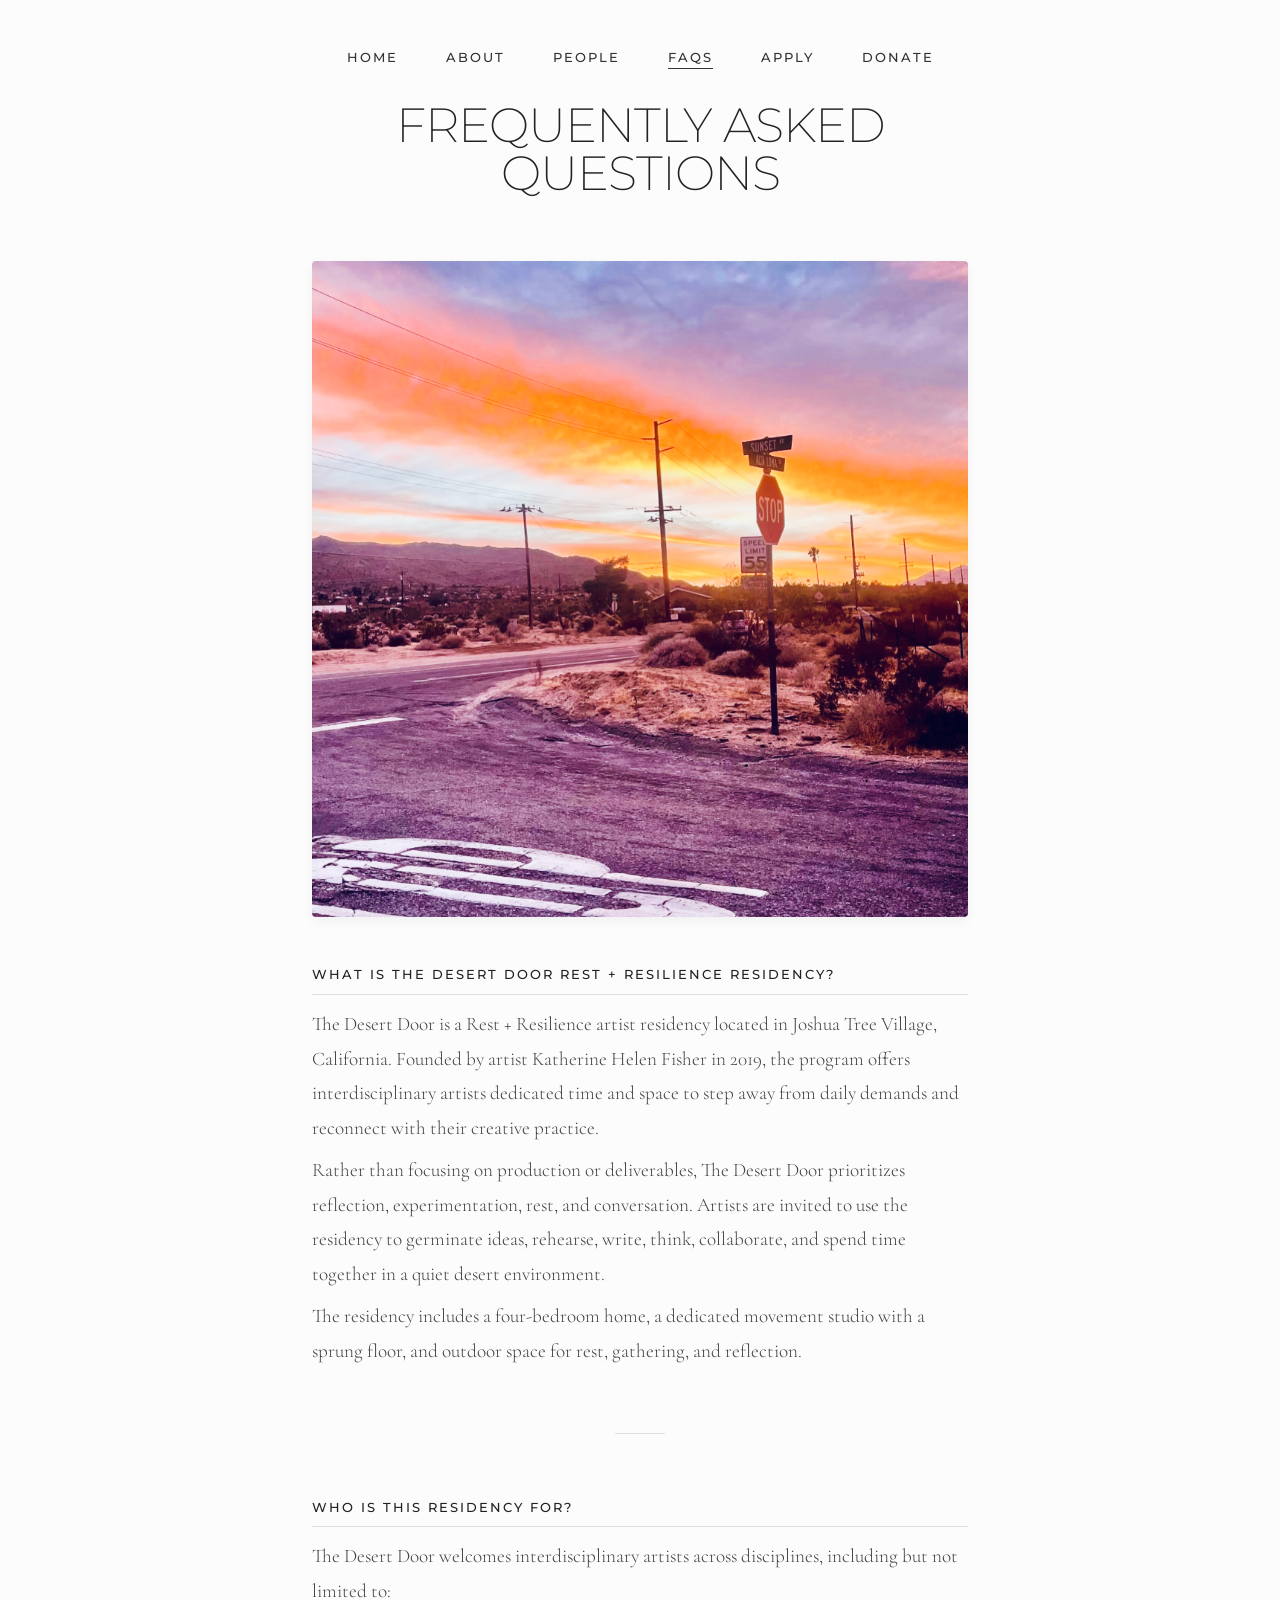
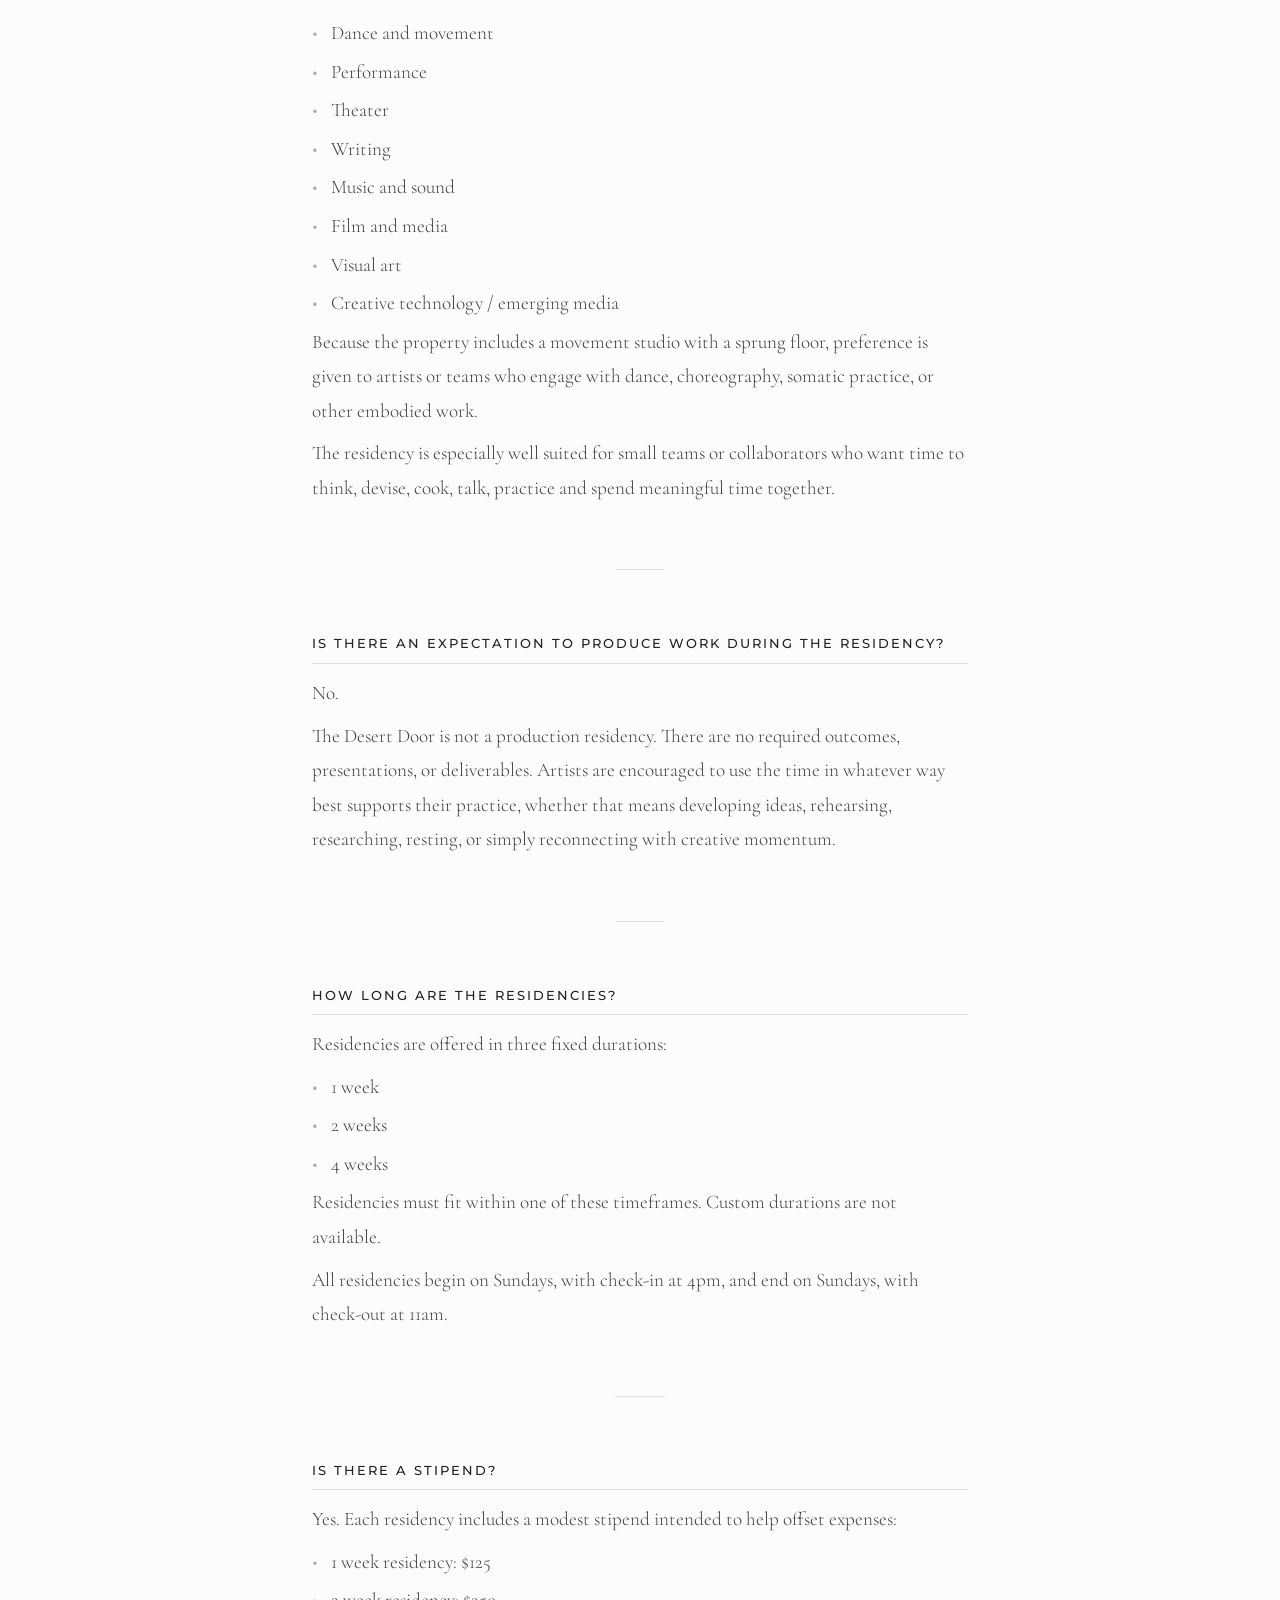
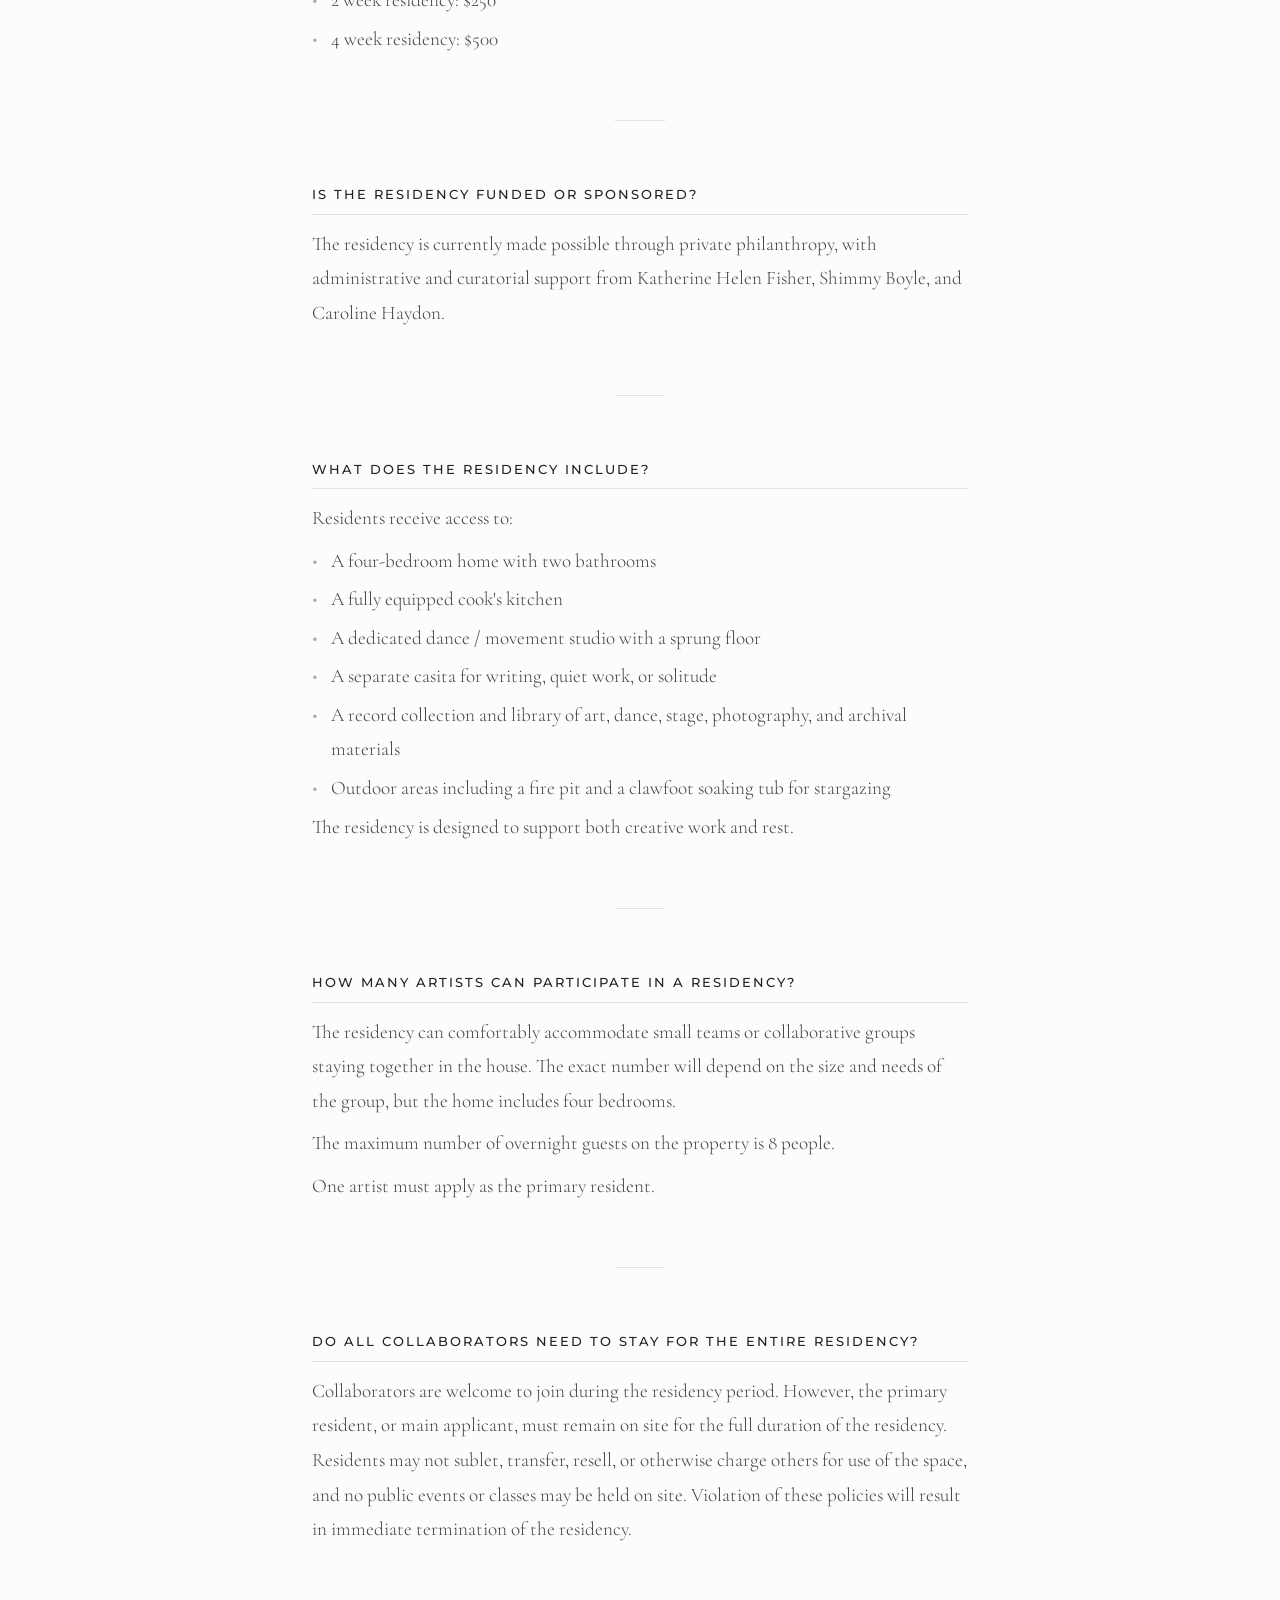
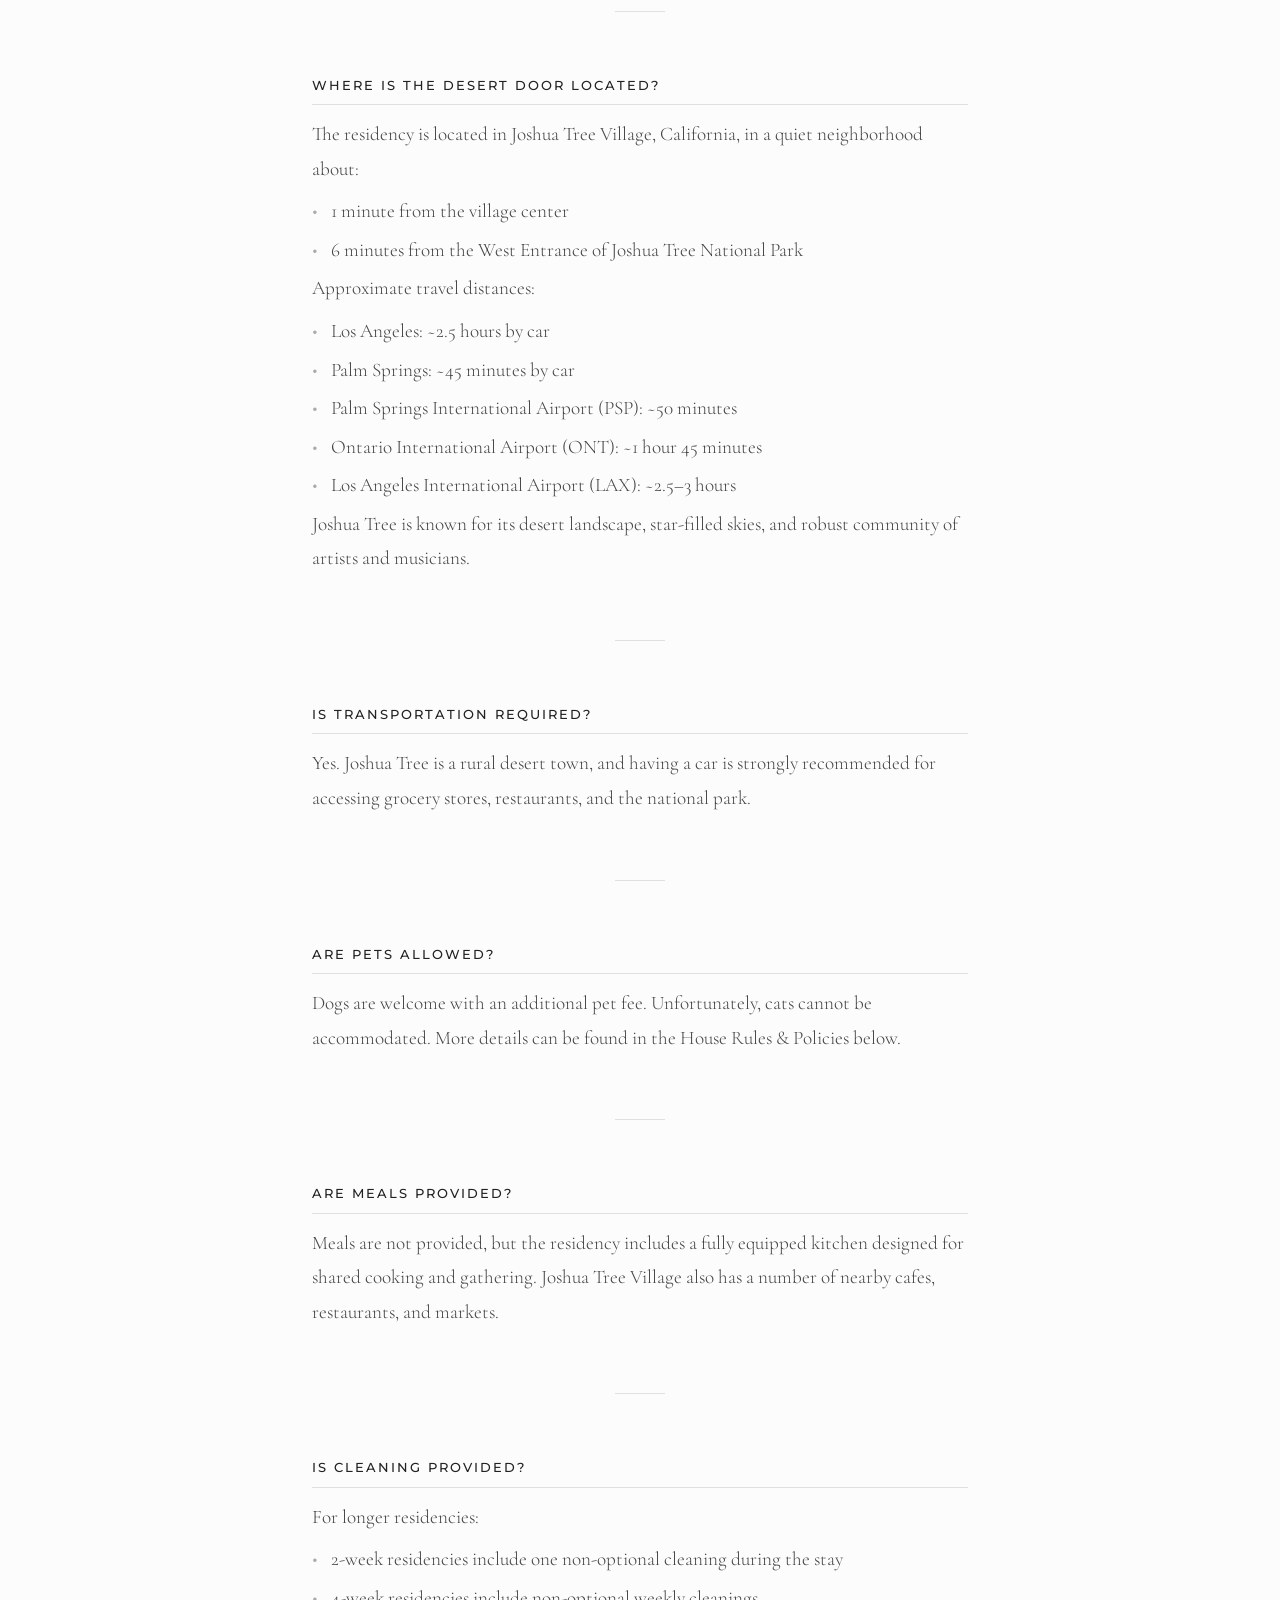
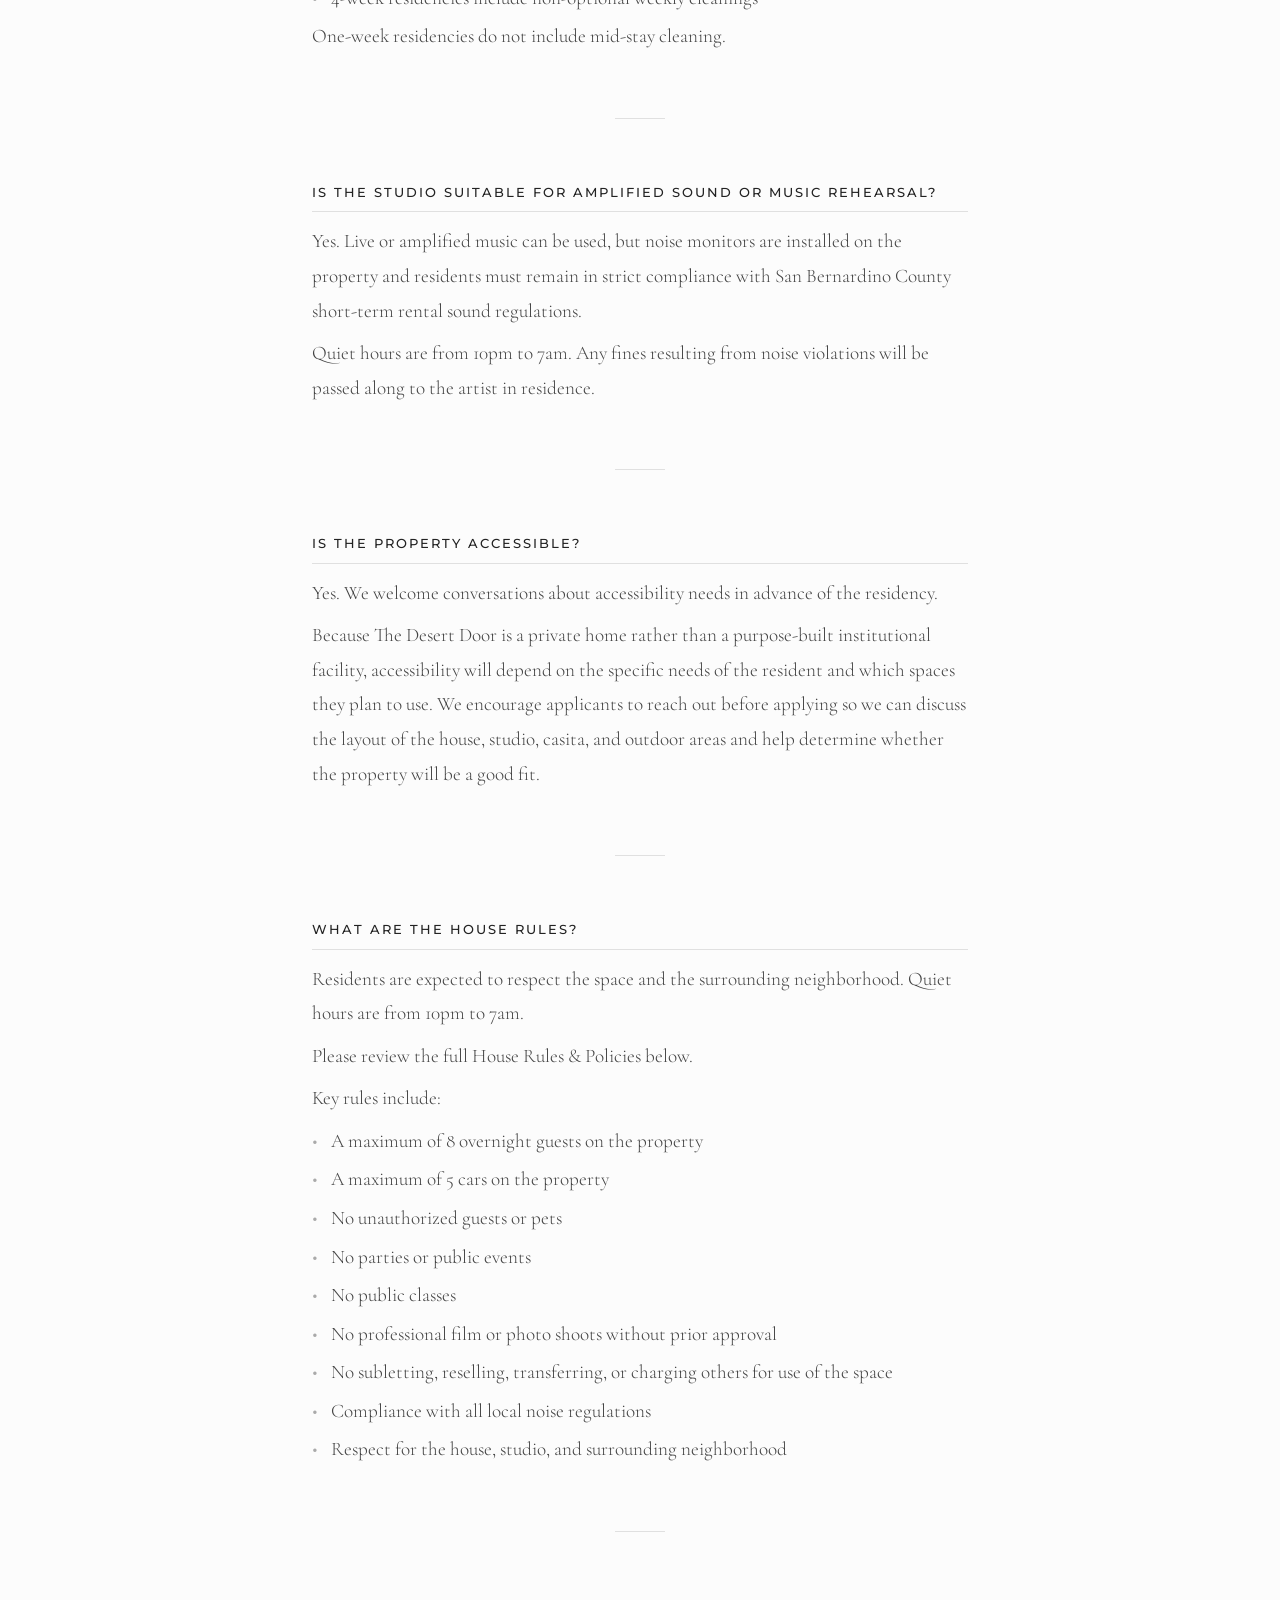
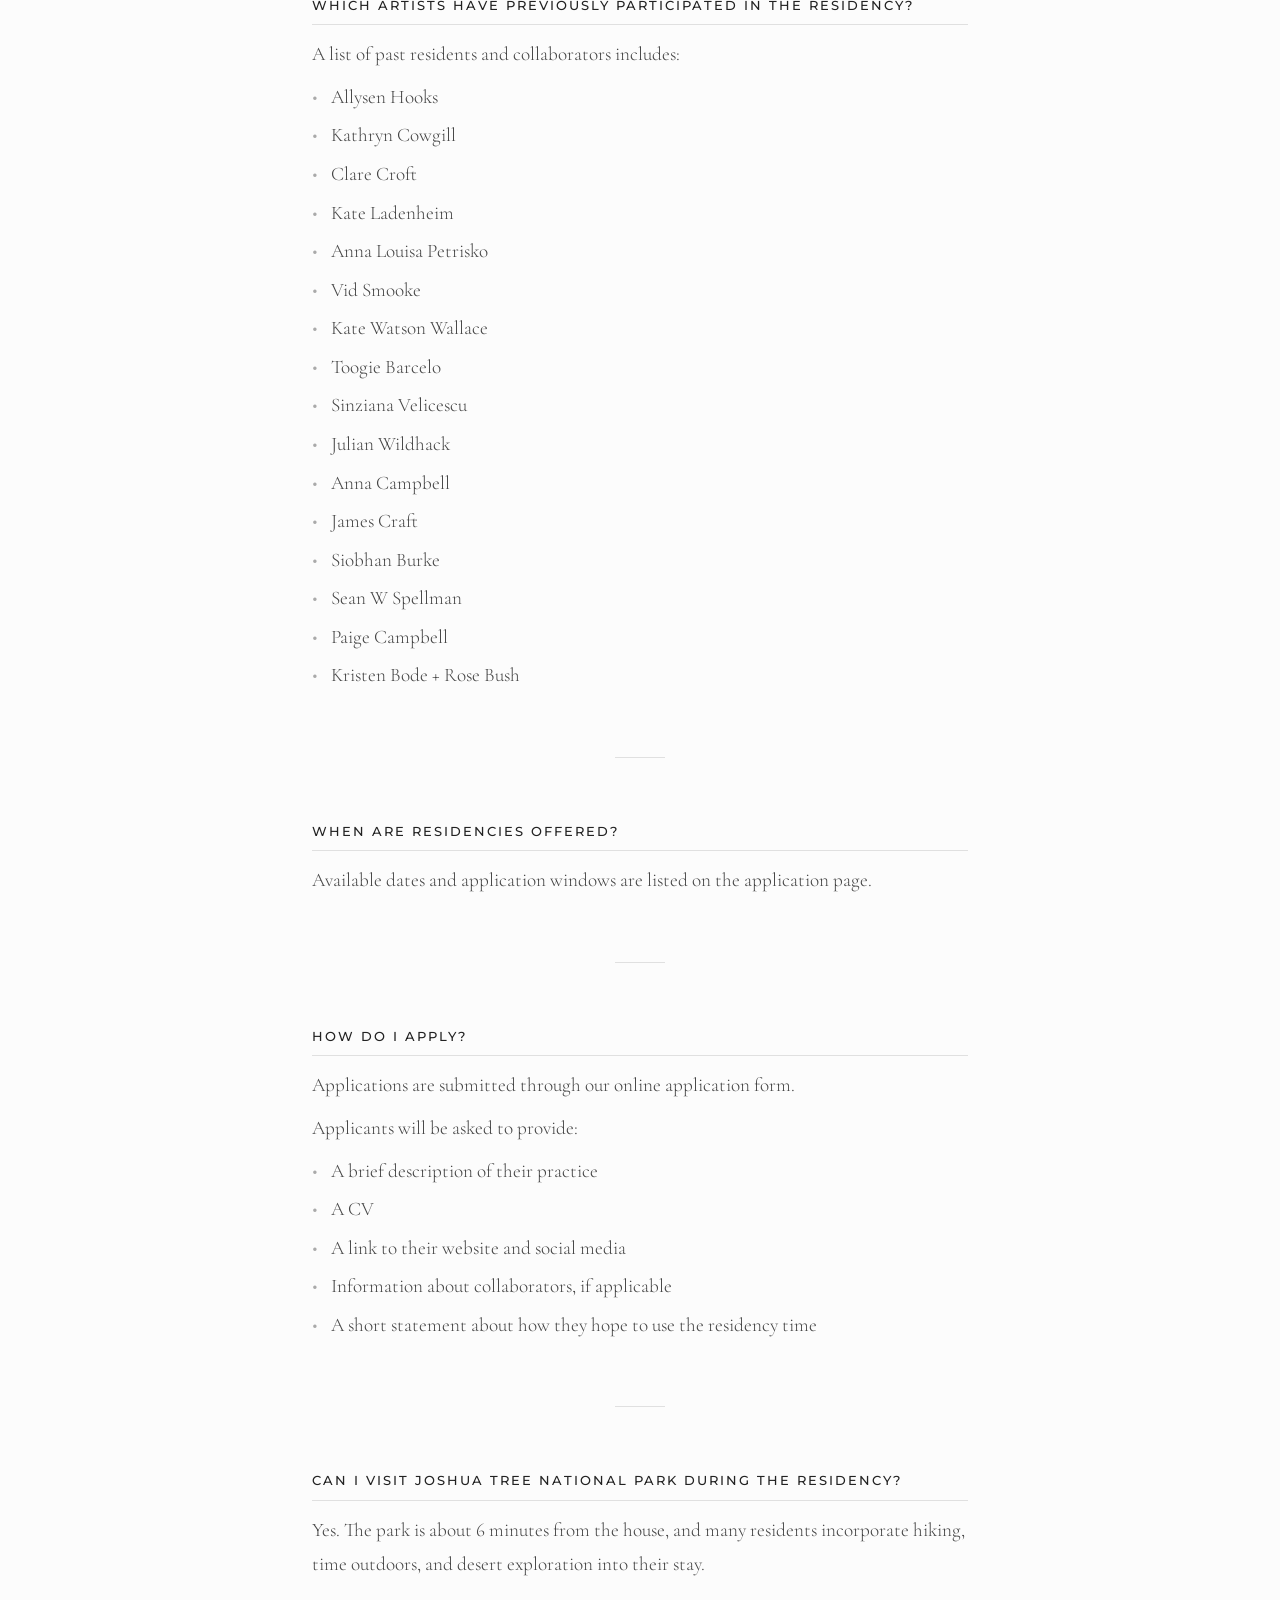
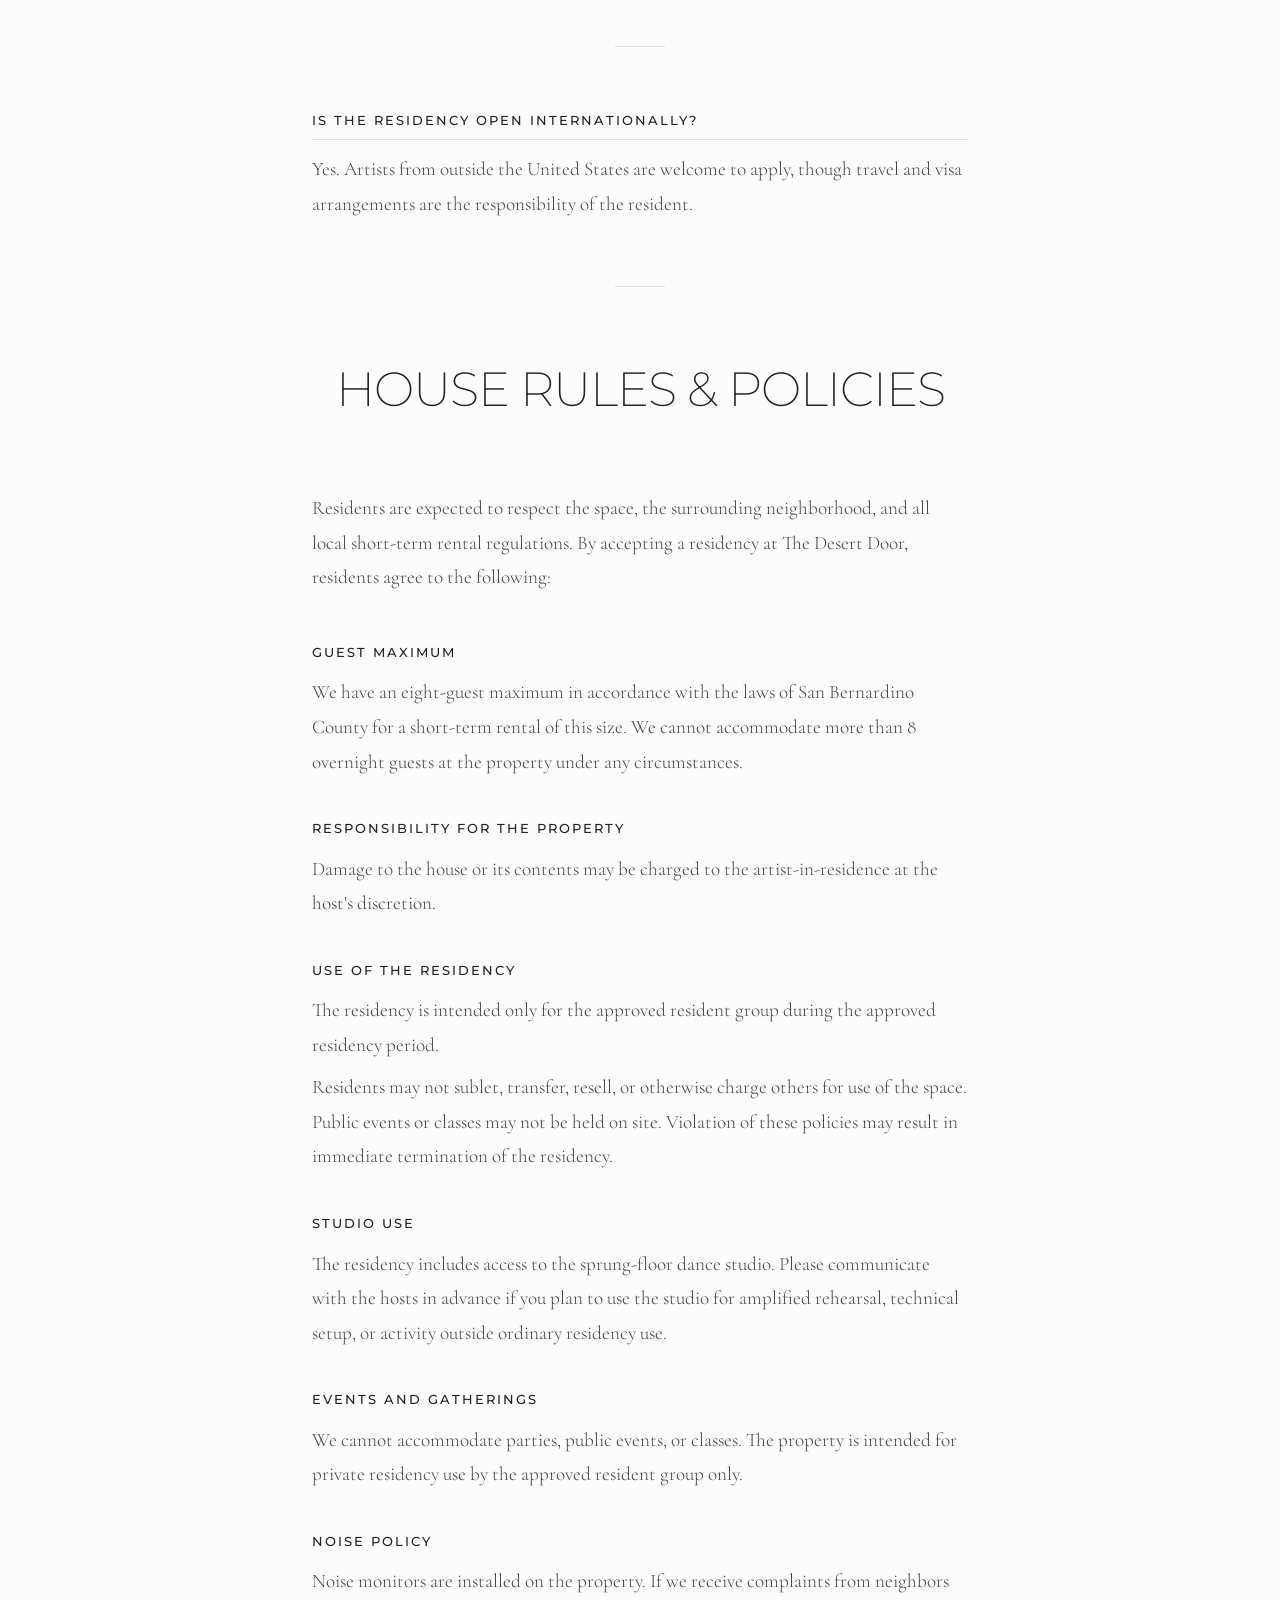
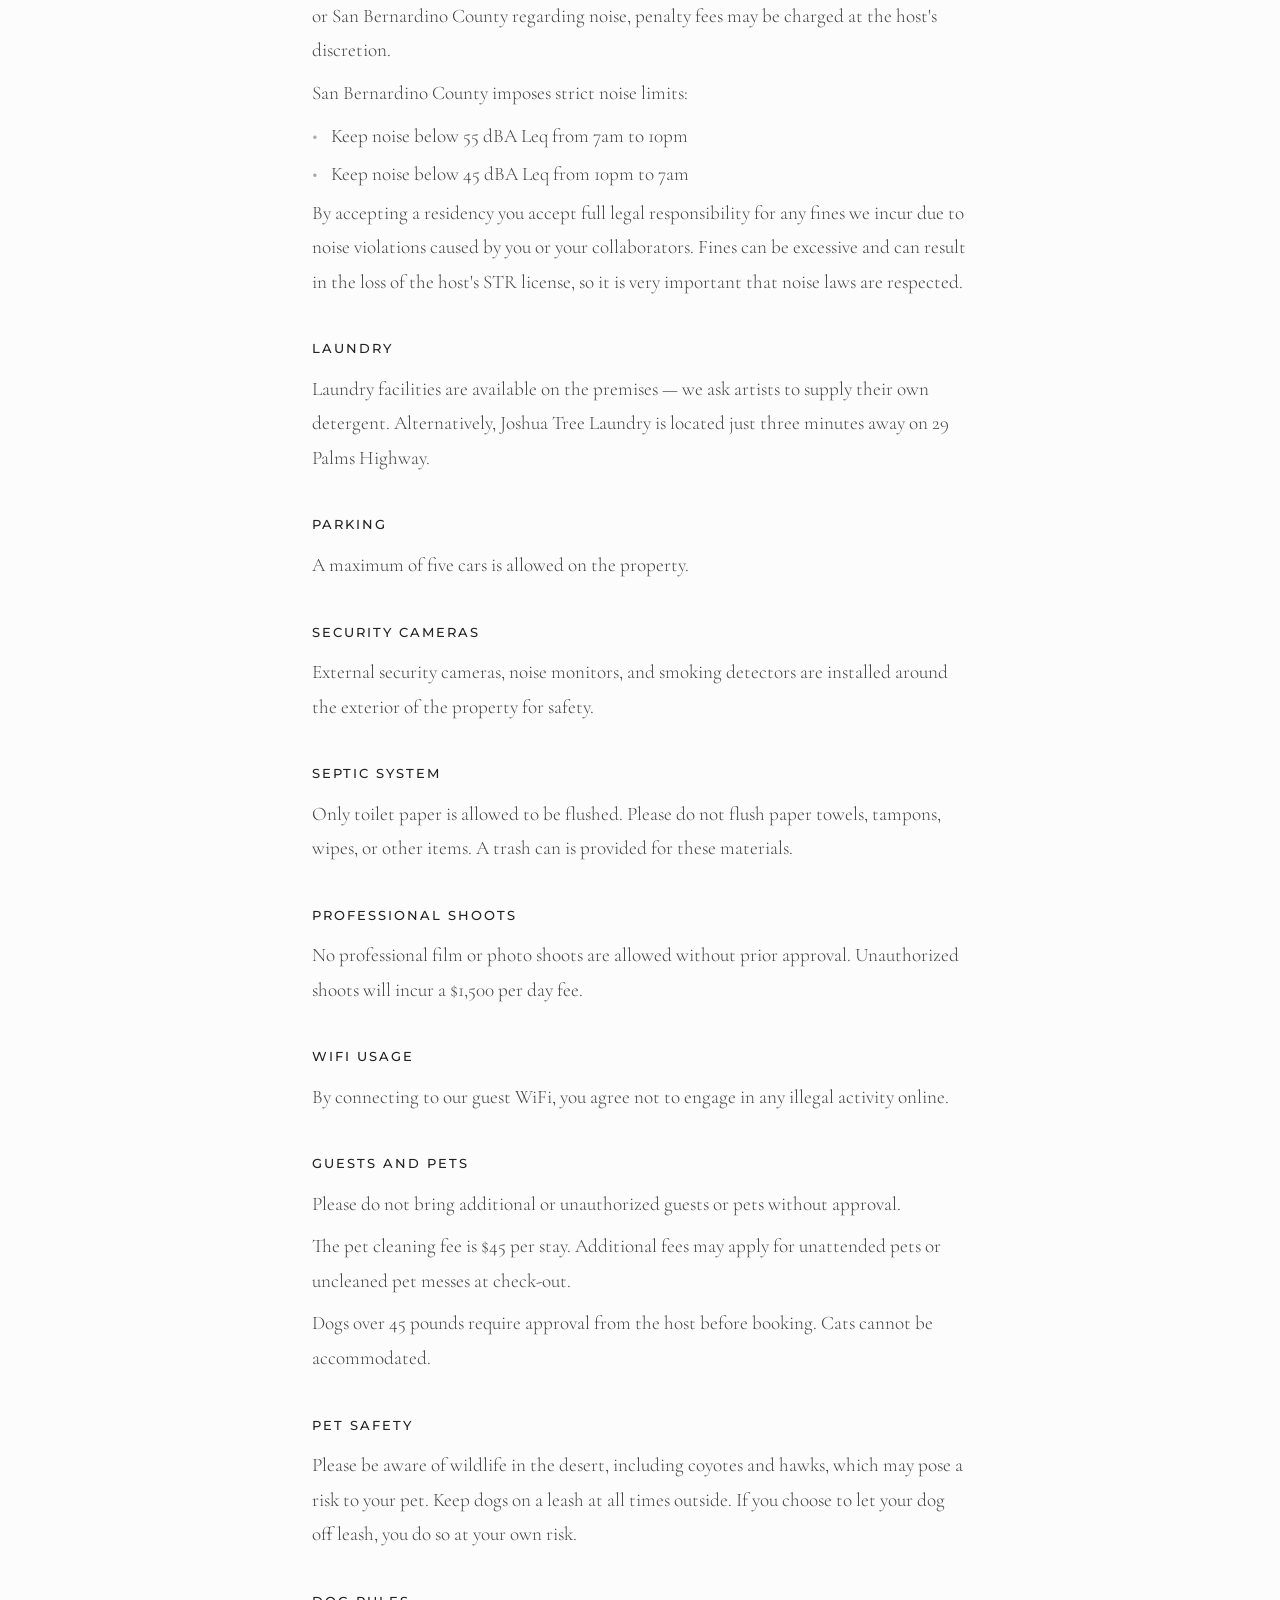
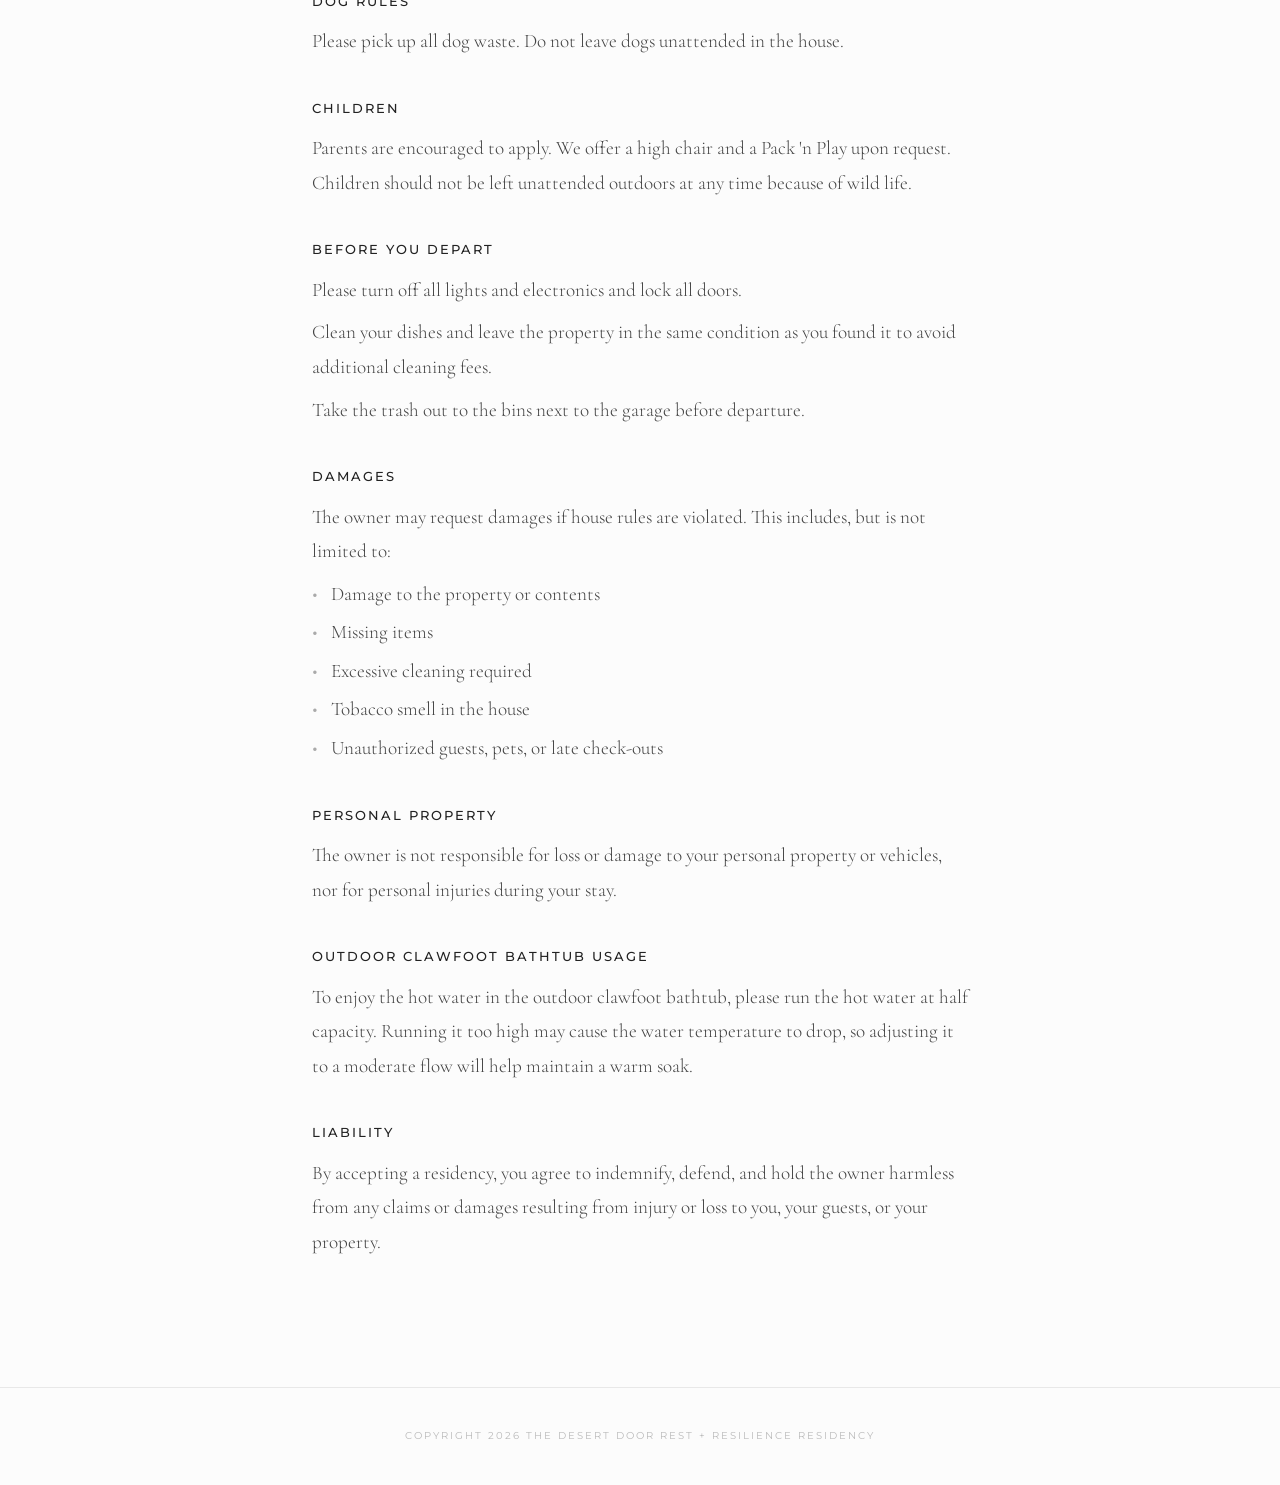
<file: faq.html>
<!DOCTYPE html>
<html lang="en">
<head>
    <meta charset="UTF-8">
    <meta name="viewport" content="width=device-width, initial-scale=1.0">
    <title>FAQs | Rest + Resilience</title>

    <link rel="preconnect" href="https://fonts.googleapis.com">
    <link rel="preconnect" href="https://fonts.gstatic.com" crossorigin>
    <link href="https://fonts.googleapis.com/css2?family=Cormorant+Garamond:ital,wght@0,300;0,400;1,400&family=Montserrat:wght@200;300;400;500&display=swap" rel="stylesheet">

    <link rel="stylesheet" href="styles.css">
</head>
<body>

    <nav class="nav-dark">
        <input type="checkbox" id="nav-toggle" class="nav-toggle">
        <label for="nav-toggle" class="nav-hamburger" aria-label="Menu"></label>
        <div class="nav-links">
            <a href="index.html">Home</a>
            <a href="about.html">About</a>
            <a href="people.html">People</a>
            <a href="faq.html" class="active">FAQs</a>
            <a href="apply.html">Apply</a>
            <a href="https://fundraising.fracturedatlas.org/the-desert-door-rest-resilience-artist-retreat" target="_blank">Donate</a>
        </div>
    </nav>

    <div class="about-container">
        <h1 class="about-title">Frequently Asked Questions</h1>

        <img src="13A7E901-BE38-468A-9B51-746F5E9B3C87.jpg" alt="The Desert Door residency" class="about-image">

        <div class="faq-item">
            <p class="faq-question">What is The Desert Door Rest + Resilience Residency?</p>
            <p class="faq-answer">The Desert Door is a Rest + Resilience artist residency located in Joshua Tree Village, California. Founded by artist Katherine Helen Fisher in 2019, the program offers interdisciplinary artists dedicated time and space to step away from daily demands and reconnect with their creative practice.</p>
            <p class="faq-answer">Rather than focusing on production or deliverables, The Desert Door prioritizes reflection, experimentation, rest, and conversation. Artists are invited to use the residency to germinate ideas, rehearse, write, think, collaborate, and spend time together in a quiet desert environment.</p>
            <p class="faq-answer">The residency includes a four-bedroom home, a dedicated movement studio with a sprung floor, and outdoor space for rest, gathering, and reflection.</p>
        </div>

        <hr class="divider">

        <div class="faq-item">
            <p class="faq-question">Who is this residency for?</p>
            <p class="faq-answer">The Desert Door welcomes interdisciplinary artists across disciplines, including but not limited to:</p>
            <ul class="faq-list">
                <li>Dance and movement</li>
                <li>Performance</li>
                <li>Theater</li>
                <li>Writing</li>
                <li>Music and sound</li>
                <li>Film and media</li>
                <li>Visual art</li>
                <li>Creative technology / emerging media</li>
            </ul>
            <p class="faq-answer">Because the property includes a movement studio with a sprung floor, preference is given to artists or teams who engage with dance, choreography, somatic practice, or other embodied work.</p>
            <p class="faq-answer">The residency is especially well suited for small teams or collaborators who want time to think, devise, cook, talk, practice and spend meaningful time together.</p>
        </div>

        <hr class="divider">

        <div class="faq-item">
            <p class="faq-question">Is there an expectation to produce work during the residency?</p>
            <p class="faq-answer">No.</p>
            <p class="faq-answer">The Desert Door is not a production residency. There are no required outcomes, presentations, or deliverables. Artists are encouraged to use the time in whatever way best supports their practice, whether that means developing ideas, rehearsing, researching, resting, or simply reconnecting with creative momentum.</p>
        </div>

        <hr class="divider">

        <div class="faq-item">
            <p class="faq-question">How long are the residencies?</p>
            <p class="faq-answer">Residencies are offered in three fixed durations:</p>
            <ul class="faq-list">
                <li>1 week</li>
                <li>2 weeks</li>
                <li>4 weeks</li>
            </ul>
            <p class="faq-answer">Residencies must fit within one of these timeframes. Custom durations are not available.</p>
            <p class="faq-answer">All residencies begin on Sundays, with check-in at 4pm, and end on Sundays, with check-out at 11am.</p>
        </div>

        <hr class="divider">

        <div class="faq-item">
            <p class="faq-question">Is there a stipend?</p>
            <p class="faq-answer">Yes. Each residency includes a modest stipend intended to help offset expenses:</p>
            <ul class="faq-list">
                <li>1 week residency: $125</li>
                <li>2 week residency: $250</li>
                <li>4 week residency: $500</li>
            </ul>
        </div>

        <hr class="divider">

        <div class="faq-item">
            <p class="faq-question">Is the residency funded or sponsored?</p>
            <p class="faq-answer">The residency is currently made possible through private philanthropy, with administrative and curatorial support from Katherine Helen Fisher, Shimmy Boyle, and Caroline Haydon.</p>
        </div>

        <hr class="divider">

        <div class="faq-item">
            <p class="faq-question">What does the residency include?</p>
            <p class="faq-answer">Residents receive access to:</p>
            <ul class="faq-list">
                <li>A four-bedroom home with two bathrooms</li>
                <li>A fully equipped cook's kitchen</li>
                <li>A dedicated dance / movement studio with a sprung floor</li>
                <li>A separate casita for writing, quiet work, or solitude</li>
                <li>A record collection and library of art, dance, stage, photography, and archival materials</li>
                <li>Outdoor areas including a fire pit and a clawfoot soaking tub for stargazing</li>
            </ul>
            <p class="faq-answer">The residency is designed to support both creative work and rest.</p>
        </div>

        <hr class="divider">

        <div class="faq-item">
            <p class="faq-question">How many artists can participate in a residency?</p>
            <p class="faq-answer">The residency can comfortably accommodate small teams or collaborative groups staying together in the house. The exact number will depend on the size and needs of the group, but the home includes four bedrooms.</p>
            <p class="faq-answer">The maximum number of overnight guests on the property is 8 people.</p>
            <p class="faq-answer">One artist must apply as the primary resident.</p>
        </div>

        <hr class="divider">

        <div class="faq-item">
            <p class="faq-question">Do all collaborators need to stay for the entire residency?</p>
            <p class="faq-answer">Collaborators are welcome to join during the residency period. However, the primary resident, or main applicant, must remain on site for the full duration of the residency. Residents may not sublet, transfer, resell, or otherwise charge others for use of the space, and no public events or classes may be held on site. Violation of these policies will result in immediate termination of the residency.</p>
        </div>

        <hr class="divider">

        <div class="faq-item">
            <p class="faq-question">Where is The Desert Door located?</p>
            <p class="faq-answer">The residency is located in Joshua Tree Village, California, in a quiet neighborhood about:</p>
            <ul class="faq-list">
                <li>1 minute from the village center</li>
                <li>6 minutes from the West Entrance of Joshua Tree National Park</li>
            </ul>
            <p class="faq-answer">Approximate travel distances:</p>
            <ul class="faq-list">
                <li>Los Angeles: ~2.5 hours by car</li>
                <li>Palm Springs: ~45 minutes by car</li>
                <li>Palm Springs International Airport (PSP): ~50 minutes</li>
                <li>Ontario International Airport (ONT): ~1 hour 45 minutes</li>
                <li>Los Angeles International Airport (LAX): ~2.5–3 hours</li>
            </ul>
            <p class="faq-answer">Joshua Tree is known for its desert landscape, star-filled skies, and robust community of artists and musicians.</p>
        </div>

        <hr class="divider">

        <div class="faq-item">
            <p class="faq-question">Is transportation required?</p>
            <p class="faq-answer">Yes. Joshua Tree is a rural desert town, and having a car is strongly recommended for accessing grocery stores, restaurants, and the national park.</p>
        </div>

        <hr class="divider">

        <div class="faq-item">
            <p class="faq-question">Are pets allowed?</p>
            <p class="faq-answer">Dogs are welcome with an additional pet fee. Unfortunately, cats cannot be accommodated. More details can be found in the <a href="#house-rules">House Rules & Policies</a> below.</p>
        </div>

        <hr class="divider">

        <div class="faq-item">
            <p class="faq-question">Are meals provided?</p>
            <p class="faq-answer">Meals are not provided, but the residency includes a fully equipped kitchen designed for shared cooking and gathering. Joshua Tree Village also has a number of nearby cafes, restaurants, and markets.</p>
        </div>

        <hr class="divider">

        <div class="faq-item">
            <p class="faq-question">Is cleaning provided?</p>
            <p class="faq-answer">For longer residencies:</p>
            <ul class="faq-list">
                <li>2-week residencies include one non-optional cleaning during the stay</li>
                <li>4-week residencies include non-optional weekly cleanings</li>
            </ul>
            <p class="faq-answer">One-week residencies do not include mid-stay cleaning.</p>
        </div>

        <hr class="divider">

        <div class="faq-item">
            <p class="faq-question">Is the studio suitable for amplified sound or music rehearsal?</p>
            <p class="faq-answer">Yes. Live or amplified music can be used, but noise monitors are installed on the property and residents must remain in strict compliance with San Bernardino County short-term rental sound regulations.</p>
            <p class="faq-answer">Quiet hours are from 10pm to 7am. Any fines resulting from noise violations will be passed along to the artist in residence.</p>
        </div>

        <hr class="divider">

        <div class="faq-item">
            <p class="faq-question">Is the property accessible?</p>
            <p class="faq-answer">Yes. We welcome conversations about accessibility needs in advance of the residency.</p>
            <p class="faq-answer">Because The Desert Door is a private home rather than a purpose-built institutional facility, accessibility will depend on the specific needs of the resident and which spaces they plan to use. We encourage applicants to reach out before applying so we can discuss the layout of the house, studio, casita, and outdoor areas and help determine whether the property will be a good fit.</p>
        </div>

        <hr class="divider">

        <div class="faq-item">
            <p class="faq-question">What are the house rules?</p>
            <p class="faq-answer">Residents are expected to respect the space and the surrounding neighborhood. Quiet hours are from 10pm to 7am.</p>
            <p class="faq-answer">Please review the full <a href="#house-rules">House Rules & Policies</a> below.</p>
            <p class="faq-answer">Key rules include:</p>
            <ul class="faq-list">
                <li>A maximum of 8 overnight guests on the property</li>
                <li>A maximum of 5 cars on the property</li>
                <li>No unauthorized guests or pets</li>
                <li>No parties or public events</li>
                <li>No public classes</li>
                <li>No professional film or photo shoots without prior approval</li>
                <li>No subletting, reselling, transferring, or charging others for use of the space</li>
                <li>Compliance with all local noise regulations</li>
                <li>Respect for the house, studio, and surrounding neighborhood</li>
            </ul>
        </div>

        <hr class="divider">

        <div class="faq-item">
            <p class="faq-question">Which artists have previously participated in the residency?</p>
            <p class="faq-answer">A list of past residents and collaborators includes:</p>
            <ul class="faq-list">
                <li>Allysen Hooks</li>
                <li>Kathryn Cowgill</li>
                <li>Clare Croft</li>
                <li>Kate Ladenheim</li>
                <li>Anna Louisa Petrisko</li>
                <li>Vid Smooke</li>
                <li>Kate Watson Wallace</li>
                <li>Toogie Barcelo</li>
                <li>Sinziana Velicescu</li>
                <li>Julian Wildhack</li>
                <li>Anna Campbell</li>
                <li>James Craft</li>
                <li>Siobhan Burke</li>
                <li>Sean W Spellman</li>
                <li>Paige Campbell</li>
                <li>Kristen Bode + Rose Bush</li>
            </ul>
        </div>

        <hr class="divider">

        <div class="faq-item">
            <p class="faq-question">When are residencies offered?</p>
            <p class="faq-answer">Available dates and application windows are listed on the <a href="apply.html">application page</a>.</p>
        </div>

        <hr class="divider">

        <div class="faq-item">
            <p class="faq-question">How do I apply?</p>
            <p class="faq-answer">Applications are submitted through our <a href="https://docs.google.com/forms/d/1b-t1v1ewzt1mMJV6_D0Tig7kgxV_6lHvvxrs5bFI1Yw/viewform?ts=69b074fb&edit_requested=true" target="_blank">online application form</a>.</p>
            <p class="faq-answer">Applicants will be asked to provide:</p>
            <ul class="faq-list">
                <li>A brief description of their practice</li>
                <li>A CV</li>
                <li>A link to their website and social media</li>
                <li>Information about collaborators, if applicable</li>
                <li>A short statement about how they hope to use the residency time</li>
            </ul>
        </div>

        <hr class="divider">

        <div class="faq-item">
            <p class="faq-question">Can I visit Joshua Tree National Park during the residency?</p>
            <p class="faq-answer">Yes. The park is about 6 minutes from the house, and many residents incorporate hiking, time outdoors, and desert exploration into their stay.</p>
        </div>

        <hr class="divider">

        <div class="faq-item">
            <p class="faq-question">Is the residency open internationally?</p>
            <p class="faq-answer">Yes. Artists from outside the United States are welcome to apply, though travel and visa arrangements are the responsibility of the resident.</p>
        </div>

        <hr class="divider">

        <h2 class="about-title" id="house-rules" style="margin-top: 4rem;">House Rules &amp; Policies</h2>

        <p class="faq-answer" style="margin-bottom: 3rem;">Residents are expected to respect the space, the surrounding neighborhood, and all local short-term rental regulations. By accepting a residency at The Desert Door, residents agree to the following:</p>

        <div class="rule-section">
            <p class="rule-heading">Guest Maximum</p>
            <p class="rule-body">We have an eight-guest maximum in accordance with the laws of San Bernardino County for a short-term rental of this size. We cannot accommodate more than 8 overnight guests at the property under any circumstances.</p>
        </div>

        <div class="rule-section">
            <p class="rule-heading">Responsibility for the Property</p>
            <p class="rule-body">Damage to the house or its contents may be charged to the artist-in-residence at the host's discretion.</p>
        </div>

        <div class="rule-section">
            <p class="rule-heading">Use of the Residency</p>
            <p class="rule-body">The residency is intended only for the approved resident group during the approved residency period.</p>
            <p class="rule-body">Residents may not sublet, transfer, resell, or otherwise charge others for use of the space. Public events or classes may not be held on site. Violation of these policies may result in immediate termination of the residency.</p>
        </div>

        <div class="rule-section">
            <p class="rule-heading">Studio Use</p>
            <p class="rule-body">The residency includes access to the sprung-floor dance studio. Please communicate with the hosts in advance if you plan to use the studio for amplified rehearsal, technical setup, or activity outside ordinary residency use.</p>
        </div>

        <div class="rule-section">
            <p class="rule-heading">Events and Gatherings</p>
            <p class="rule-body">We cannot accommodate parties, public events, or classes. The property is intended for private residency use by the approved resident group only.</p>
        </div>

        <div class="rule-section">
            <p class="rule-heading">Noise Policy</p>
            <p class="rule-body">Noise monitors are installed on the property. If we receive complaints from neighbors or San Bernardino County regarding noise, penalty fees may be charged at the host's discretion.</p>
            <p class="rule-body">San Bernardino County imposes strict noise limits:</p>
            <ul class="rule-list">
                <li>Keep noise below 55 dBA Leq from 7am to 10pm</li>
                <li>Keep noise below 45 dBA Leq from 10pm to 7am</li>
            </ul>
            <p class="rule-body">By accepting a residency you accept full legal responsibility for any fines we incur due to noise violations caused by you or your collaborators. Fines can be excessive and can result in the loss of the host's STR license, so it is very important that noise laws are respected.</p>
        </div>

        <div class="rule-section">
            <p class="rule-heading">Laundry</p>
            <p class="rule-body">Laundry facilities are available on the premises — we ask artists to supply their own detergent. Alternatively, Joshua Tree Laundry is located just three minutes away on 29 Palms Highway.</p>
        </div>

        <div class="rule-section">
            <p class="rule-heading">Parking</p>
            <p class="rule-body">A maximum of five cars is allowed on the property.</p>
        </div>

        <div class="rule-section">
            <p class="rule-heading">Security Cameras</p>
            <p class="rule-body">External security cameras, noise monitors, and smoking detectors are installed around the exterior of the property for safety.</p>
        </div>

        <div class="rule-section">
            <p class="rule-heading">Septic System</p>
            <p class="rule-body">Only toilet paper is allowed to be flushed. Please do not flush paper towels, tampons, wipes, or other items. A trash can is provided for these materials.</p>
        </div>

        <div class="rule-section">
            <p class="rule-heading">Professional Shoots</p>
            <p class="rule-body">No professional film or photo shoots are allowed without prior approval. Unauthorized shoots will incur a $1,500 per day fee.</p>
        </div>

        <div class="rule-section">
            <p class="rule-heading">WiFi Usage</p>
            <p class="rule-body">By connecting to our guest WiFi, you agree not to engage in any illegal activity online.</p>
        </div>

        <div class="rule-section">
            <p class="rule-heading">Guests and Pets</p>
            <p class="rule-body">Please do not bring additional or unauthorized guests or pets without approval.</p>
            <p class="rule-body">The pet cleaning fee is $45 per stay. Additional fees may apply for unattended pets or uncleaned pet messes at check-out.</p>
            <p class="rule-body">Dogs over 45 pounds require approval from the host before booking. Cats cannot be accommodated.</p>
        </div>

        <div class="rule-section">
            <p class="rule-heading">Pet Safety</p>
            <p class="rule-body">Please be aware of wildlife in the desert, including coyotes and hawks, which may pose a risk to your pet. Keep dogs on a leash at all times outside. If you choose to let your dog off leash, you do so at your own risk.</p>
        </div>

        <div class="rule-section">
            <p class="rule-heading">Dog Rules</p>
            <p class="rule-body">Please pick up all dog waste. Do not leave dogs unattended in the house.</p>
        </div>

        <div class="rule-section">
            <p class="rule-heading">Children</p>
            <p class="rule-body">Parents are encouraged to apply. We offer a high chair and a Pack 'n Play upon request. Children should not be left unattended outdoors at any time because of wild life.</p>
        </div>

        <div class="rule-section">
            <p class="rule-heading">Before You Depart</p>
            <p class="rule-body">Please turn off all lights and electronics and lock all doors.</p>
            <p class="rule-body">Clean your dishes and leave the property in the same condition as you found it to avoid additional cleaning fees.</p>
            <p class="rule-body">Take the trash out to the bins next to the garage before departure.</p>
        </div>

        <div class="rule-section">
            <p class="rule-heading">Damages</p>
            <p class="rule-body">The owner may request damages if house rules are violated. This includes, but is not limited to:</p>
            <ul class="rule-list">
                <li>Damage to the property or contents</li>
                <li>Missing items</li>
                <li>Excessive cleaning required</li>
                <li>Tobacco smell in the house</li>
                <li>Unauthorized guests, pets, or late check-outs</li>
            </ul>
        </div>

        <div class="rule-section">
            <p class="rule-heading">Personal Property</p>
            <p class="rule-body">The owner is not responsible for loss or damage to your personal property or vehicles, nor for personal injuries during your stay.</p>
        </div>

        <div class="rule-section">
            <p class="rule-heading">Outdoor Clawfoot Bathtub Usage</p>
            <p class="rule-body">To enjoy the hot water in the outdoor clawfoot bathtub, please run the hot water at half capacity. Running it too high may cause the water temperature to drop, so adjusting it to a moderate flow will help maintain a warm soak.</p>
        </div>

        <div class="rule-section">
            <p class="rule-heading">Liability</p>
            <p class="rule-body">By accepting a residency, you agree to indemnify, defend, and hold the owner harmless from any claims or damages resulting from injury or loss to you, your guests, or your property.</p>
        </div>

    </div>

    <footer>
        Copyright 2026 The Desert Door Rest + Resilience Residency
    </footer>

</body>
</html>
</file>
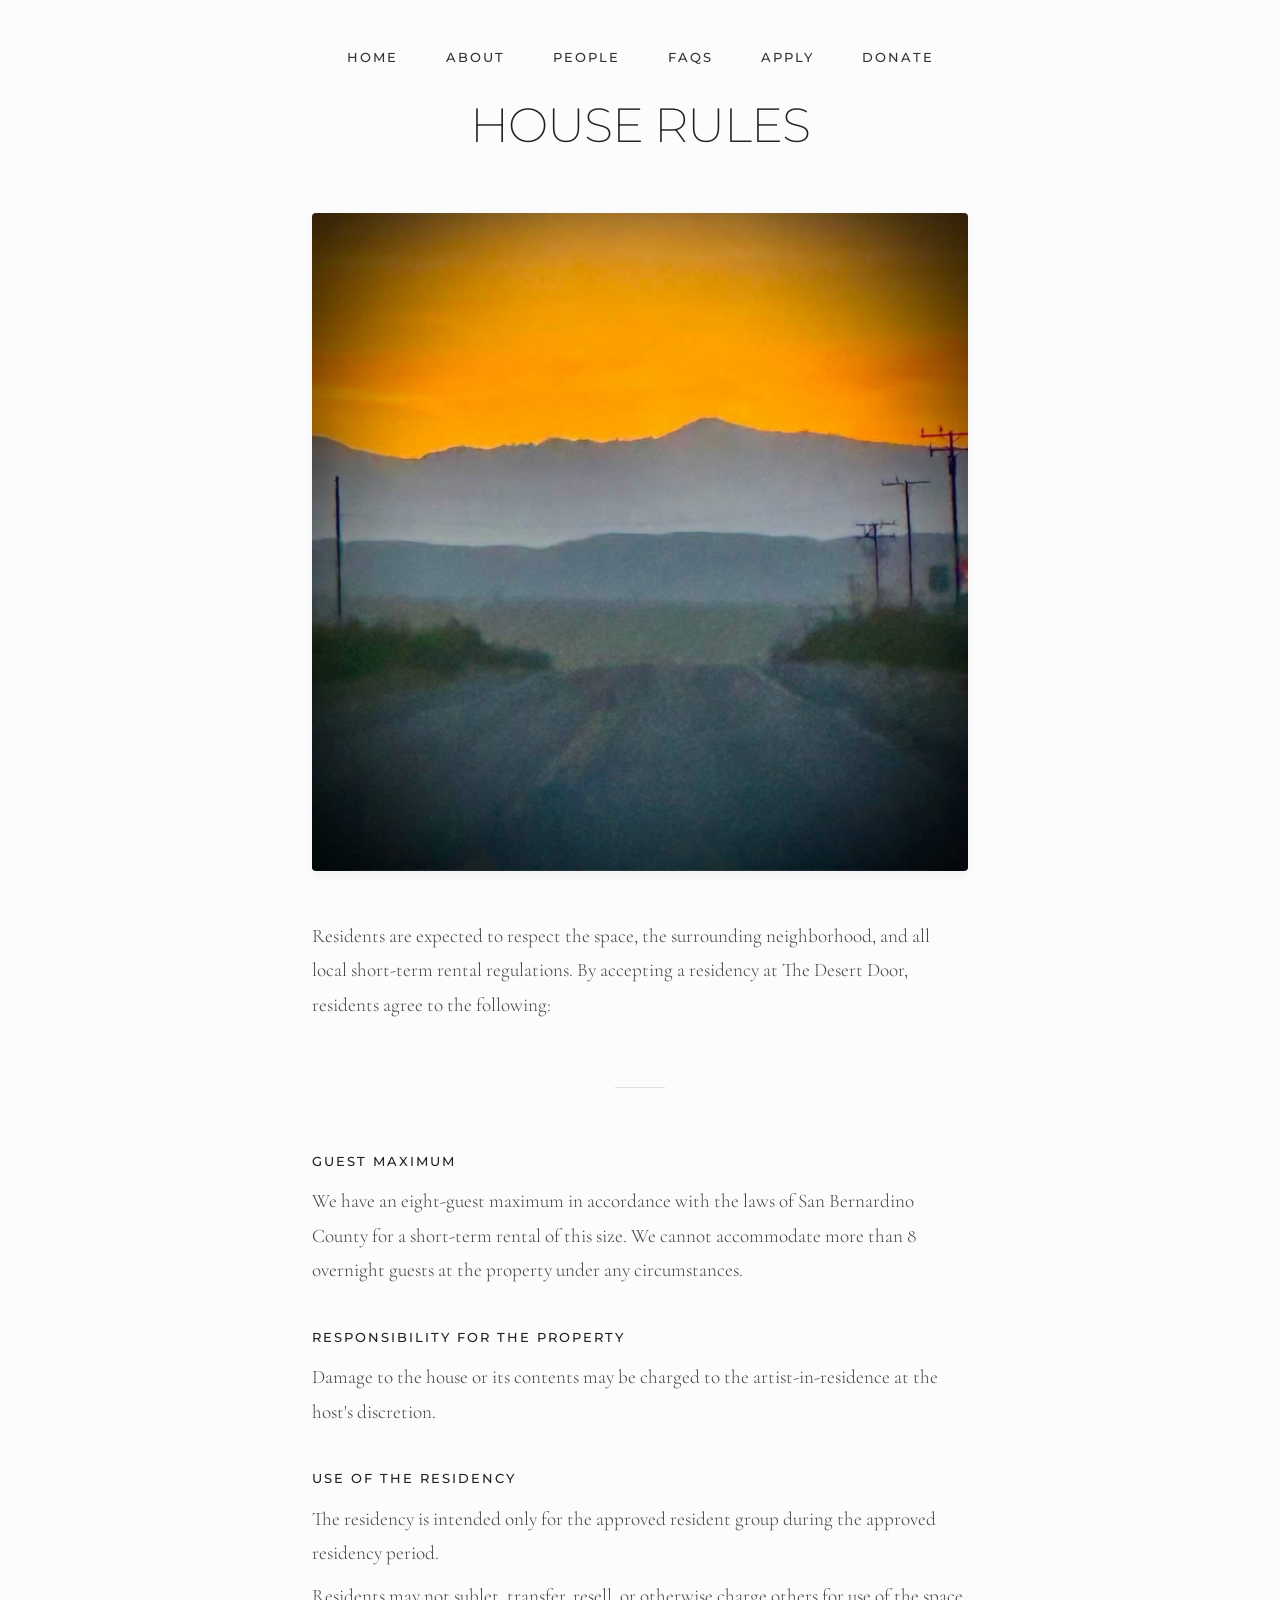
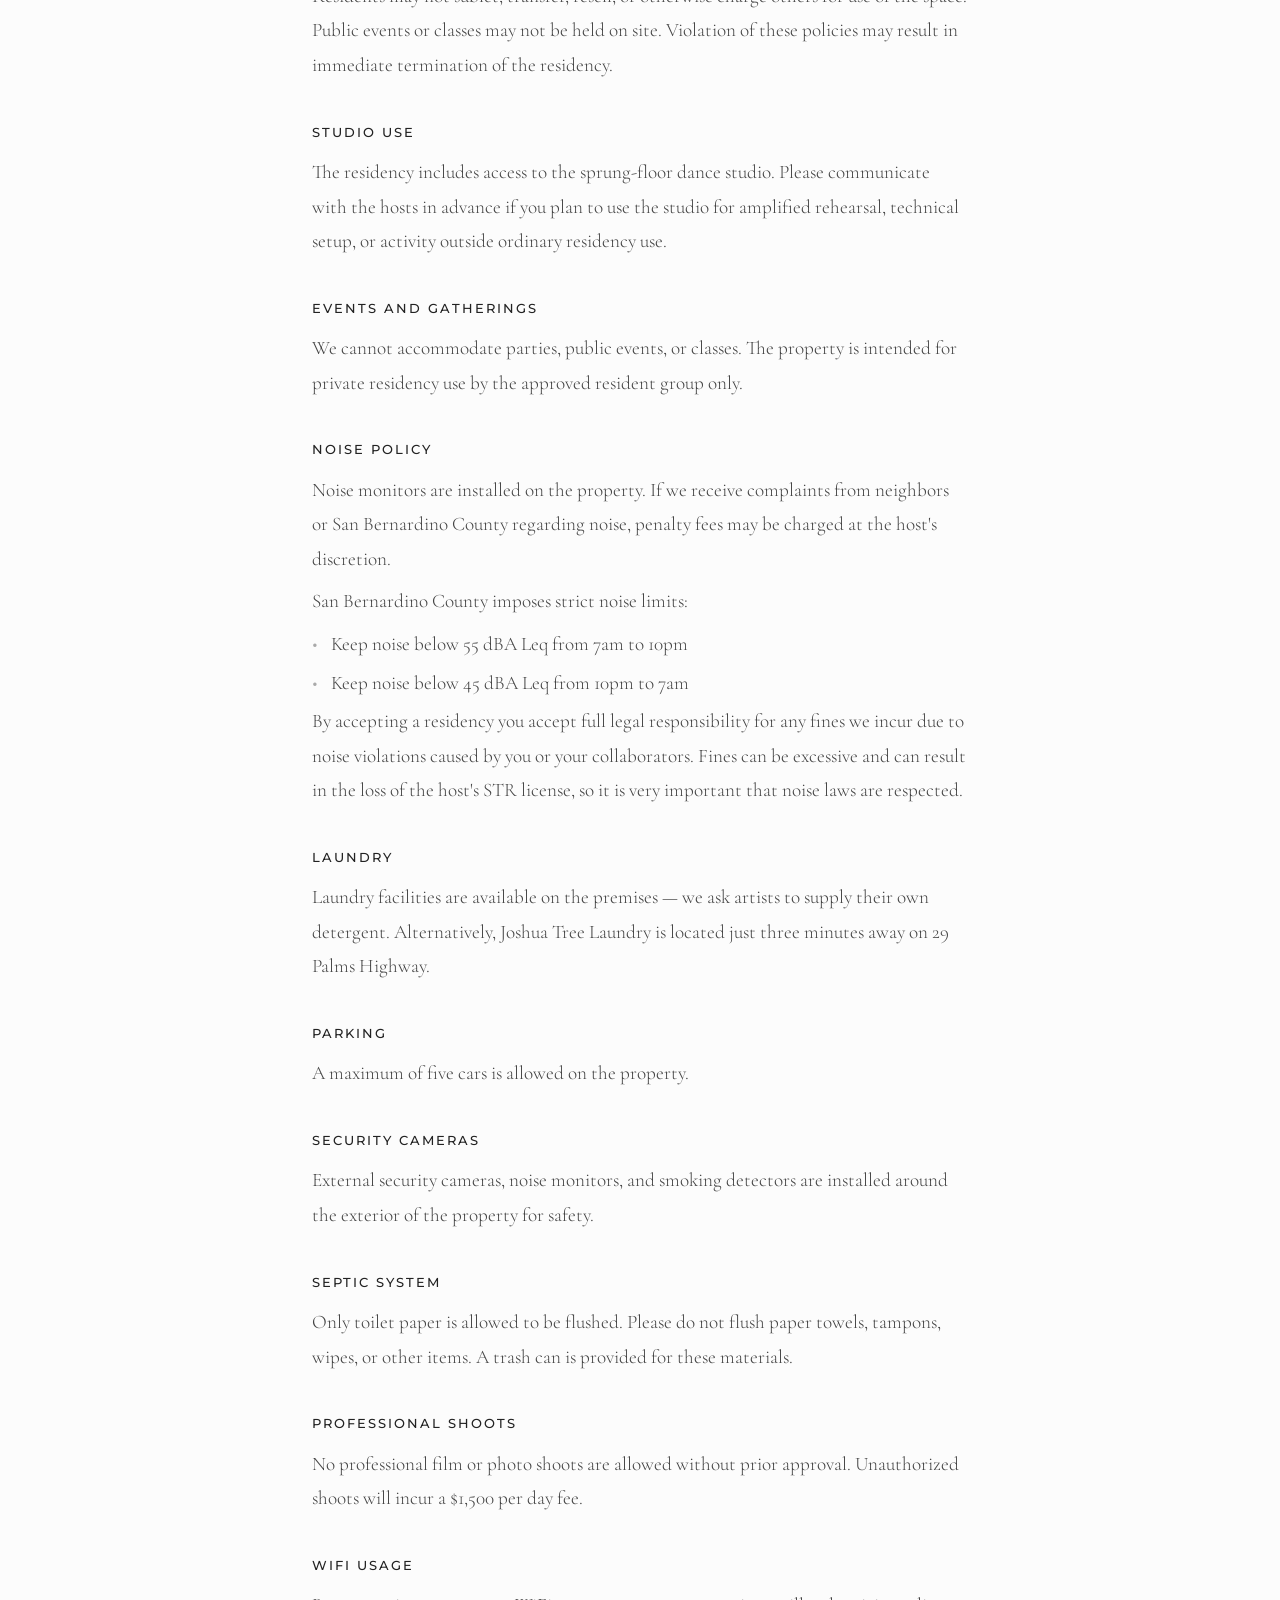
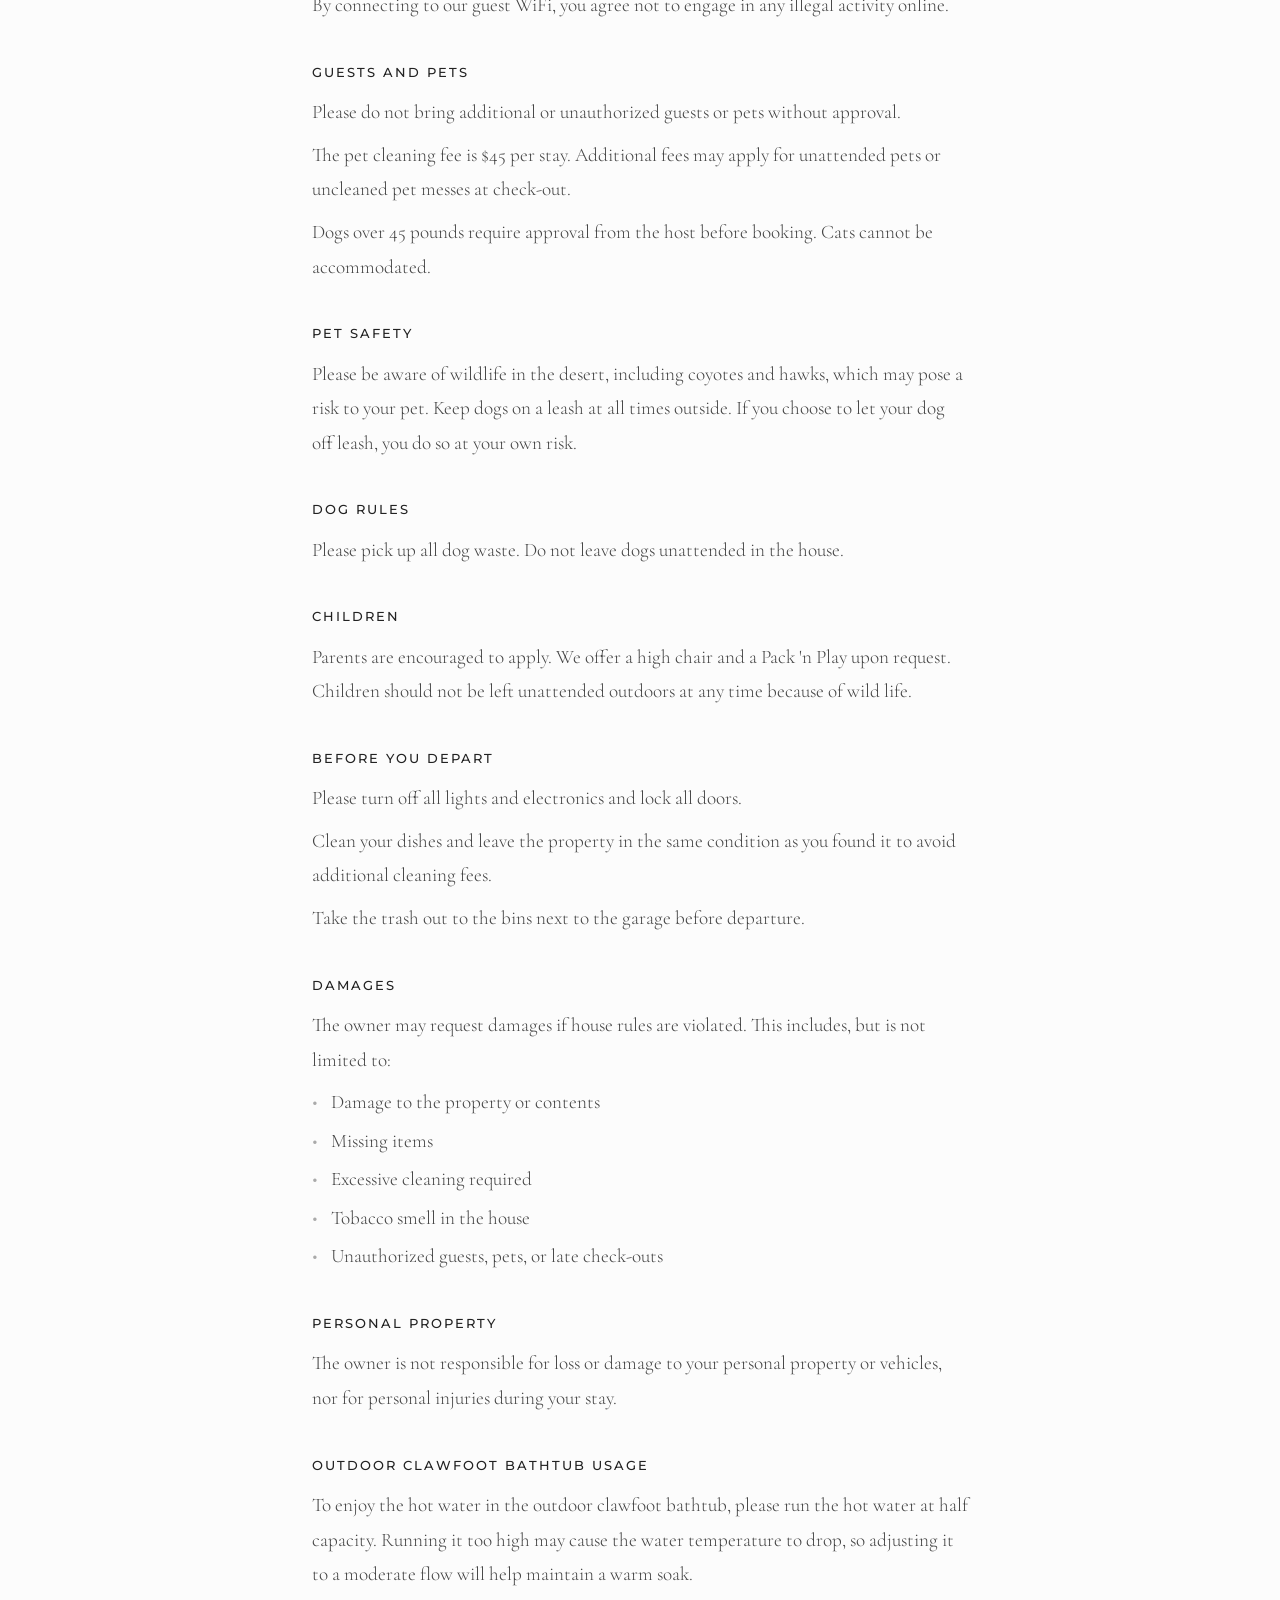
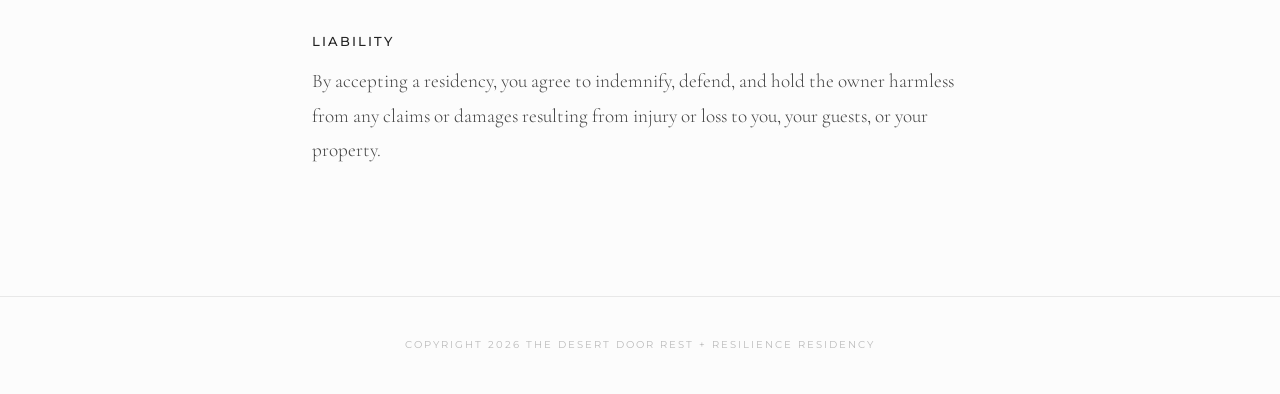
<file: house-rules.html>
<!DOCTYPE html>
<html lang="en">
<head>
    <meta charset="UTF-8">
    <meta name="viewport" content="width=device-width, initial-scale=1.0">
    <title>House Rules | Rest + Resilience</title>

    <link rel="preconnect" href="https://fonts.googleapis.com">
    <link rel="preconnect" href="https://fonts.gstatic.com" crossorigin>
    <link href="https://fonts.googleapis.com/css2?family=Cormorant+Garamond:ital,wght@0,300;0,400;1,400&family=Montserrat:wght@200;300;400;500&display=swap" rel="stylesheet">

    <link rel="stylesheet" href="styles.css">
</head>
<body>

    <nav class="nav-dark">
        <input type="checkbox" id="nav-toggle" class="nav-toggle">
        <label for="nav-toggle" class="nav-hamburger" aria-label="Menu"></label>
        <div class="nav-links">
            <a href="index.html">Home</a>
            <a href="about.html">About</a>
            <a href="people.html">People</a>
            <a href="faq.html">FAQs</a>
            <a href="apply.html">Apply</a>
            <a href="https://fundraising.fracturedatlas.org/the-desert-door-rest-resilience-artist-retreat" target="_blank">Donate</a>
        </div>
    </nav>

    <div class="about-container">
        <h1 class="about-title">House Rules</h1>

        <img src="2794CBF8-DB54-4E35-8F3C-3ADEECEA348A.JPG" alt="The Desert Door residency" class="about-image">

        <p class="rule-body">Residents are expected to respect the space, the surrounding neighborhood, and all local short-term rental regulations. By accepting a residency at The Desert Door, residents agree to the following:</p>

        <hr class="divider">

        <div class="rule-section">
            <p class="rule-heading">Guest Maximum</p>
            <p class="rule-body">We have an eight-guest maximum in accordance with the laws of San Bernardino County for a short-term rental of this size. We cannot accommodate more than 8 overnight guests at the property under any circumstances.</p>
        </div>

        <div class="rule-section">
            <p class="rule-heading">Responsibility for the Property</p>
            <p class="rule-body">Damage to the house or its contents may be charged to the artist-in-residence at the host's discretion.</p>
        </div>

        <div class="rule-section">
            <p class="rule-heading">Use of the Residency</p>
            <p class="rule-body">The residency is intended only for the approved resident group during the approved residency period.</p>
            <p class="rule-body">Residents may not sublet, transfer, resell, or otherwise charge others for use of the space. Public events or classes may not be held on site. Violation of these policies may result in immediate termination of the residency.</p>
        </div>

        <div class="rule-section">
            <p class="rule-heading">Studio Use</p>
            <p class="rule-body">The residency includes access to the sprung-floor dance studio. Please communicate with the hosts in advance if you plan to use the studio for amplified rehearsal, technical setup, or activity outside ordinary residency use.</p>
        </div>

        <div class="rule-section">
            <p class="rule-heading">Events and Gatherings</p>
            <p class="rule-body">We cannot accommodate parties, public events, or classes. The property is intended for private residency use by the approved resident group only.</p>
        </div>

        <div class="rule-section">
            <p class="rule-heading">Noise Policy</p>
            <p class="rule-body">Noise monitors are installed on the property. If we receive complaints from neighbors or San Bernardino County regarding noise, penalty fees may be charged at the host's discretion.</p>
            <p class="rule-body">San Bernardino County imposes strict noise limits:</p>
            <ul class="rule-list">
                <li>Keep noise below 55 dBA Leq from 7am to 10pm</li>
                <li>Keep noise below 45 dBA Leq from 10pm to 7am</li>
            </ul>
            <p class="rule-body">By accepting a residency you accept full legal responsibility for any fines we incur due to noise violations caused by you or your collaborators. Fines can be excessive and can result in the loss of the host's STR license, so it is very important that noise laws are respected.</p>
        </div>

        <div class="rule-section">
            <p class="rule-heading">Laundry</p>
            <p class="rule-body">Laundry facilities are available on the premises — we ask artists to supply their own detergent. Alternatively, Joshua Tree Laundry is located just three minutes away on 29 Palms Highway.</p>
        </div>

        <div class="rule-section">
            <p class="rule-heading">Parking</p>
            <p class="rule-body">A maximum of five cars is allowed on the property.</p>
        </div>

        <div class="rule-section">
            <p class="rule-heading">Security Cameras</p>
            <p class="rule-body">External security cameras, noise monitors, and smoking detectors are installed around the exterior of the property for safety.</p>
        </div>

        <div class="rule-section">
            <p class="rule-heading">Septic System</p>
            <p class="rule-body">Only toilet paper is allowed to be flushed. Please do not flush paper towels, tampons, wipes, or other items. A trash can is provided for these materials.</p>
        </div>

        <div class="rule-section">
            <p class="rule-heading">Professional Shoots</p>
            <p class="rule-body">No professional film or photo shoots are allowed without prior approval. Unauthorized shoots will incur a $1,500 per day fee.</p>
        </div>

        <div class="rule-section">
            <p class="rule-heading">WiFi Usage</p>
            <p class="rule-body">By connecting to our guest WiFi, you agree not to engage in any illegal activity online.</p>
        </div>

        <div class="rule-section">
            <p class="rule-heading">Guests and Pets</p>
            <p class="rule-body">Please do not bring additional or unauthorized guests or pets without approval.</p>
            <p class="rule-body">The pet cleaning fee is $45 per stay. Additional fees may apply for unattended pets or uncleaned pet messes at check-out.</p>
            <p class="rule-body">Dogs over 45 pounds require approval from the host before booking. Cats cannot be accommodated.</p>
        </div>

        <div class="rule-section">
            <p class="rule-heading">Pet Safety</p>
            <p class="rule-body">Please be aware of wildlife in the desert, including coyotes and hawks, which may pose a risk to your pet. Keep dogs on a leash at all times outside. If you choose to let your dog off leash, you do so at your own risk.</p>
        </div>

        <div class="rule-section">
            <p class="rule-heading">Dog Rules</p>
            <p class="rule-body">Please pick up all dog waste. Do not leave dogs unattended in the house.</p>
        </div>

        <div class="rule-section">
            <p class="rule-heading">Children</p>
            <p class="rule-body">Parents are encouraged to apply. We offer a high chair and a Pack 'n Play upon request. Children should not be left unattended outdoors at any time because of wild life.</p>
        </div>

        <div class="rule-section">
            <p class="rule-heading">Before You Depart</p>
            <p class="rule-body">Please turn off all lights and electronics and lock all doors.</p>
            <p class="rule-body">Clean your dishes and leave the property in the same condition as you found it to avoid additional cleaning fees.</p>
            <p class="rule-body">Take the trash out to the bins next to the garage before departure.</p>
        </div>

        <div class="rule-section">
            <p class="rule-heading">Damages</p>
            <p class="rule-body">The owner may request damages if house rules are violated. This includes, but is not limited to:</p>
            <ul class="rule-list">
                <li>Damage to the property or contents</li>
                <li>Missing items</li>
                <li>Excessive cleaning required</li>
                <li>Tobacco smell in the house</li>
                <li>Unauthorized guests, pets, or late check-outs</li>
            </ul>
        </div>

        <div class="rule-section">
            <p class="rule-heading">Personal Property</p>
            <p class="rule-body">The owner is not responsible for loss or damage to your personal property or vehicles, nor for personal injuries during your stay.</p>
        </div>

        <div class="rule-section">
            <p class="rule-heading">Outdoor Clawfoot Bathtub Usage</p>
            <p class="rule-body">To enjoy the hot water in the outdoor clawfoot bathtub, please run the hot water at half capacity. Running it too high may cause the water temperature to drop, so adjusting it to a moderate flow will help maintain a warm soak.</p>
        </div>

        <div class="rule-section">
            <p class="rule-heading">Liability</p>
            <p class="rule-body">By accepting a residency, you agree to indemnify, defend, and hold the owner harmless from any claims or damages resulting from injury or loss to you, your guests, or your property.</p>
        </div>

    </div>

    <footer>
        Copyright 2026 The Desert Door Rest + Resilience Residency
    </footer>

</body>
</html>
</file>
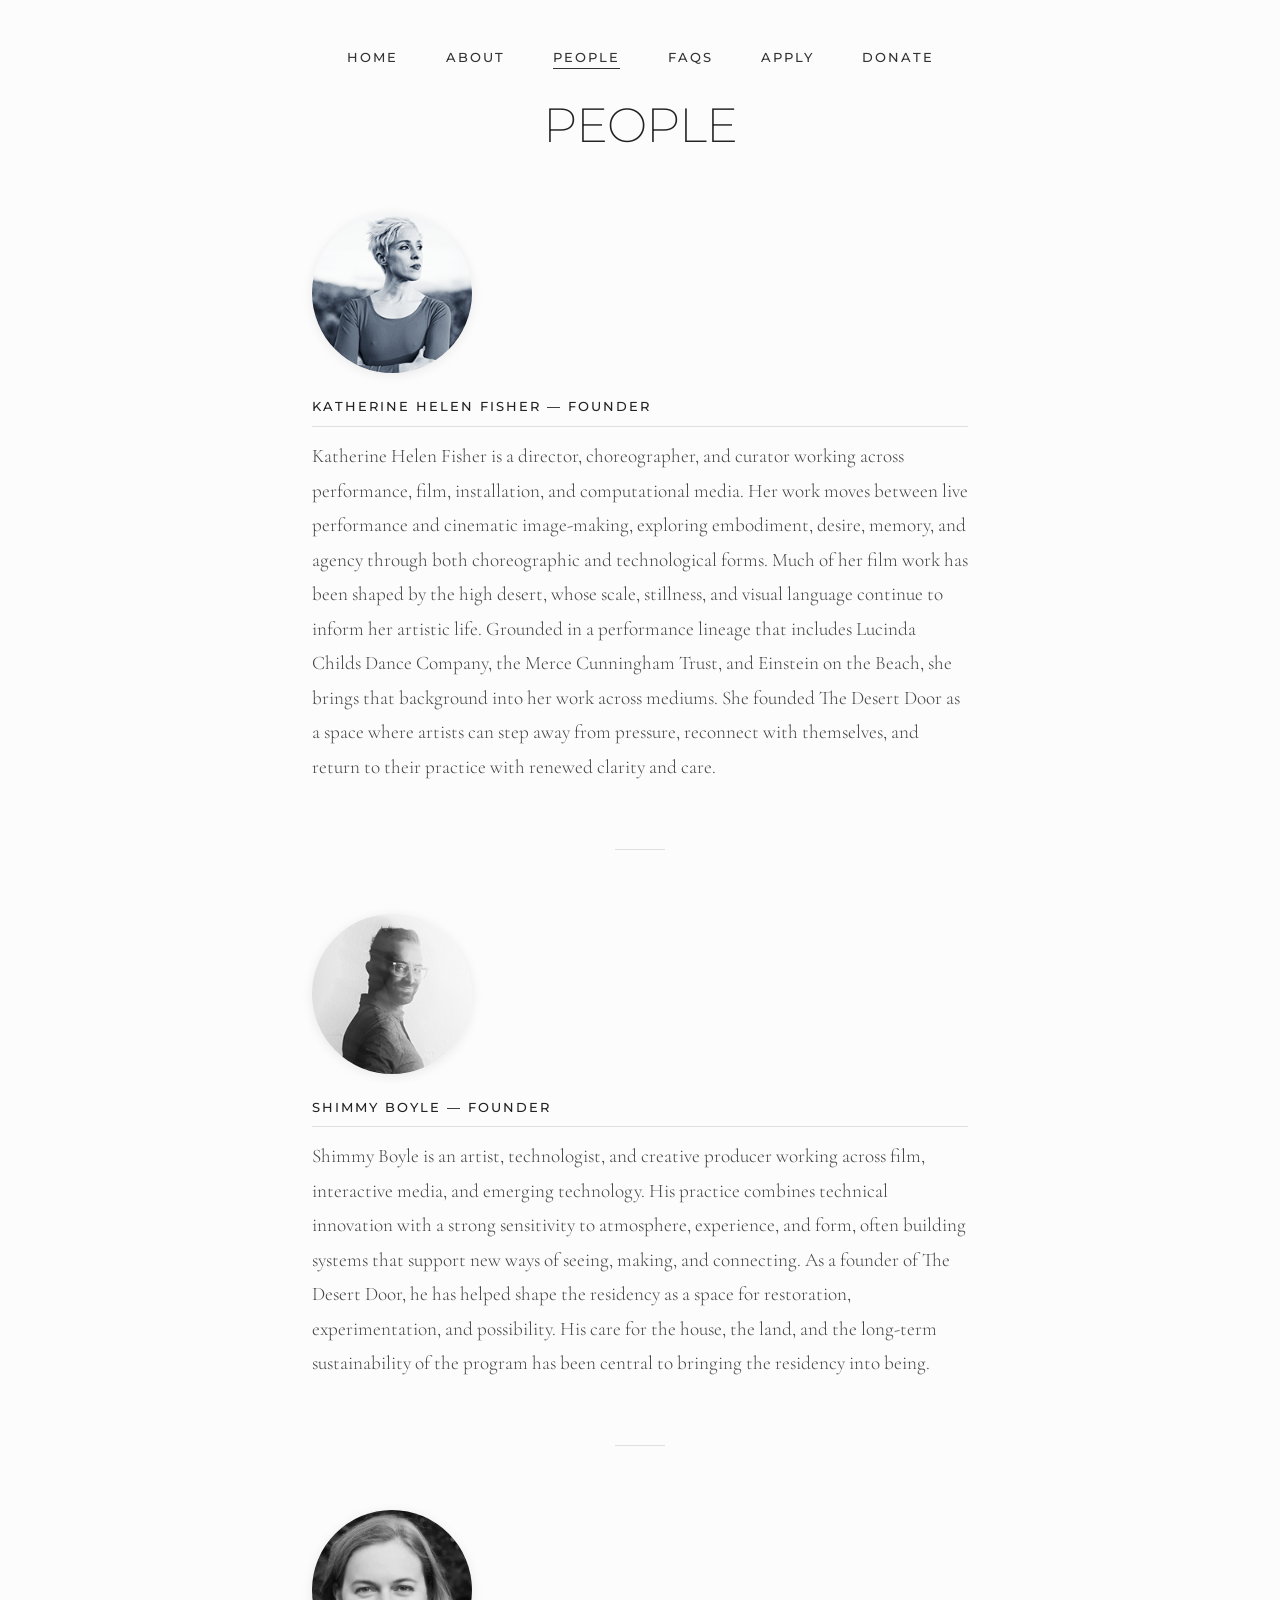
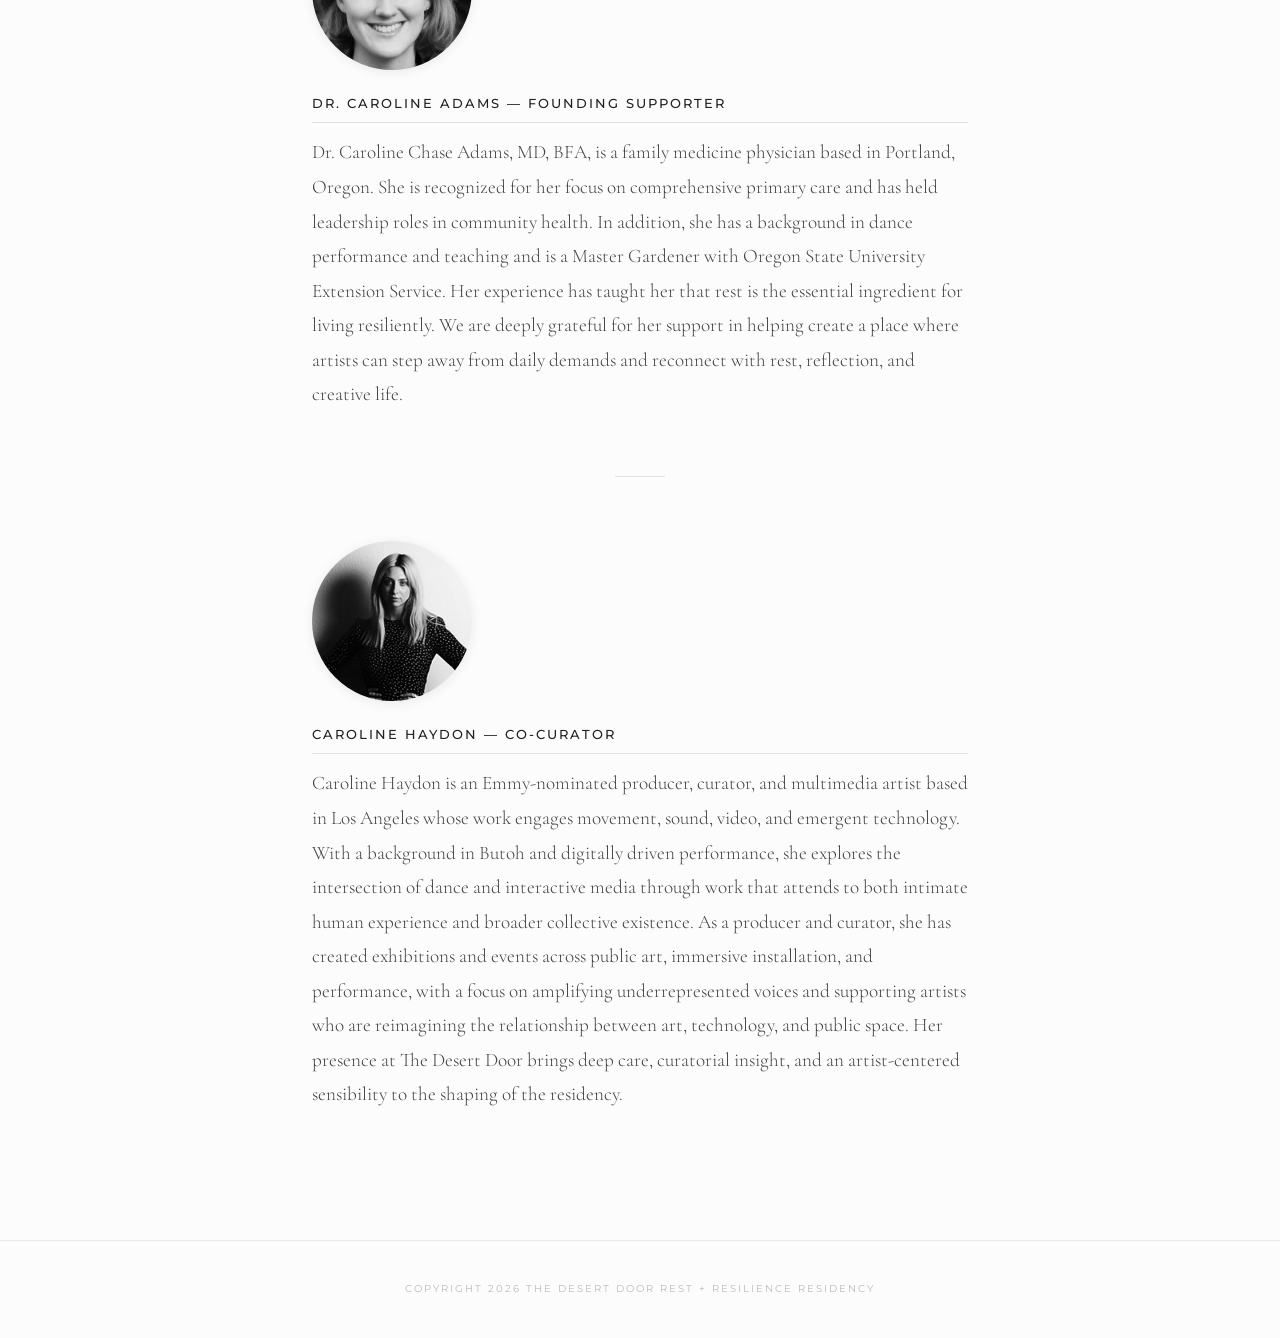
<file: people.html>
<!DOCTYPE html>
<html lang="en">
<head>
    <meta charset="UTF-8">
    <meta name="viewport" content="width=device-width, initial-scale=1.0">
    <title>People | Rest + Resilience</title>

    <link rel="preconnect" href="https://fonts.googleapis.com">
    <link rel="preconnect" href="https://fonts.gstatic.com" crossorigin>
    <link href="https://fonts.googleapis.com/css2?family=Cormorant+Garamond:ital,wght@0,300;0,400;1,400&family=Montserrat:wght@200;300;400;500&display=swap" rel="stylesheet">

    <link rel="stylesheet" href="styles.css">
</head>
<body>

    <nav class="nav-dark">
        <input type="checkbox" id="nav-toggle" class="nav-toggle">
        <label for="nav-toggle" class="nav-hamburger" aria-label="Menu"></label>
        <div class="nav-links">
            <a href="index.html">Home</a>
            <a href="about.html">About</a>
            <a href="people.html" class="active">People</a>
            <a href="faq.html">FAQs</a>
            <a href="apply.html">Apply</a>
            <a href="https://fundraising.fracturedatlas.org/the-desert-door-rest-resilience-artist-retreat" target="_blank">Donate</a>
        </div>
    </nav>

    <div class="about-container">
        <h1 class="about-title">People</h1>

        <div class="faq-item">
            <img src="people/kate-fisher.png" alt="Katherine Helen Fisher" class="person-photo">
            <p class="faq-question">Katherine Helen Fisher &mdash; Founder</p>
            <p class="faq-answer">Katherine Helen Fisher is a director, choreographer, and curator working across performance, film, installation, and computational media. Her work moves between live performance and cinematic image-making, exploring embodiment, desire, memory, and agency through both choreographic and technological forms. Much of her film work has been shaped by the high desert, whose scale, stillness, and visual language continue to inform her artistic life. Grounded in a performance lineage that includes Lucinda Childs Dance Company, the Merce Cunningham Trust, and Einstein on the Beach, she brings that background into her work across mediums. She founded The Desert Door as a space where artists can step away from pressure, reconnect with themselves, and return to their practice with renewed clarity and care.</p>
        </div>

        <hr class="divider">

        <div class="faq-item">
            <img src="people/shimmy.png" alt="Shimmy Boyle" class="person-photo">
            <p class="faq-question">Shimmy Boyle &mdash; Founder</p>
            <p class="faq-answer">Shimmy Boyle is an artist, technologist, and creative producer working across film, interactive media, and emerging technology. His practice combines technical innovation with a strong sensitivity to atmosphere, experience, and form, often building systems that support new ways of seeing, making, and connecting. As a founder of The Desert Door, he has helped shape the residency as a space for restoration, experimentation, and possibility. His care for the house, the land, and the long-term sustainability of the program has been central to bringing the residency into being.</p>
        </div>

        <hr class="divider">

        <div class="faq-item">
            <img src="people/caroline-adams.png" alt="Caroline Adams" class="person-photo">
            <p class="faq-question">Dr. Caroline Adams &mdash; Founding Supporter</p>
            <p class="faq-answer">Dr. Caroline Chase Adams, MD, BFA, is a family medicine physician based in Portland, Oregon. She is recognized for her focus on comprehensive primary care and has held leadership roles in community health. In addition, she has a background in dance performance and teaching and is a Master Gardener with Oregon State University Extension Service. Her experience has taught her that rest is the essential ingredient for living resiliently. We are deeply grateful for her support in helping create a place where artists can step away from daily demands and reconnect with rest, reflection, and creative life.</p>
        </div>

        <hr class="divider">

        <div class="faq-item">
            <img src="people/caroline-haydon.png" alt="Caroline Haydon" class="person-photo">
            <p class="faq-question">Caroline Haydon &mdash; Co-Curator</p>
            <p class="faq-answer">Caroline Haydon is an Emmy-nominated producer, curator, and multimedia artist based in Los Angeles whose work engages movement, sound, video, and emergent technology. With a background in Butoh and digitally driven performance, she explores the intersection of dance and interactive media through work that attends to both intimate human experience and broader collective existence. As a producer and curator, she has created exhibitions and events across public art, immersive installation, and performance, with a focus on amplifying underrepresented voices and supporting artists who are reimagining the relationship between art, technology, and public space. Her presence at The Desert Door brings deep care, curatorial insight, and an artist-centered sensibility to the shaping of the residency.</p>
        </div>

    </div>

    <footer>
        Copyright 2026 The Desert Door Rest + Resilience Residency
    </footer>

</body>
</html>
</file>
<file: styles.css>
/* --- GLOBAL VARIABLES & FONTS --- */
:root {
    --bg-color: #fcfcfc;
    --text-color: #333;
    --font-header: 'Montserrat', sans-serif; 
    --font-body: 'Montserrat', sans-serif;
    --font-serif: 'Cormorant Garamond', serif;
    
    --nav-color-light: #fff;
    --nav-color-dark: #333;
}

* { margin: 0; padding: 0; box-sizing: border-box; }

body {
    background-color: var(--bg-color);
    color: var(--text-color);
    font-family: var(--font-body);
    line-height: 1.6;
    -webkit-font-smoothing: antialiased;
}

a { text-decoration: none; color: inherit; transition: all 0.3s ease; }

/* --- NAVIGATION (SHARED) --- */
nav {
    position: fixed;
    top: 0;
    width: 100%;
    padding: 2rem;
    display: flex;
    justify-content: center;
    align-items: center;
    z-index: 100;
    font-size: 0.8rem;
    letter-spacing: 2px;
    text-transform: uppercase;
    font-weight: 500;
}

/* Hamburger checkbox — always hidden */
.nav-toggle { display: none; }

/* Hamburger icon — hidden on desktop, shown on mobile */
.nav-hamburger {
    display: none;
    cursor: pointer;
    line-height: 1;
    z-index: 101;
    user-select: none;
}
.nav-hamburger::before { content: '☰'; font-size: 1.4rem; }
.nav-toggle:checked + .nav-hamburger::before { content: '✕'; }

/* Nav links container */
.nav-links {
    display: flex;
    gap: 3rem;
    align-items: center;
}

/* Nav modifiers */
nav.nav-light a {
    color: white;
    mix-blend-mode: overlay;
}
nav.nav-light a.active { mix-blend-mode: normal; opacity: 1; border-bottom: 1px solid rgba(255,255,255,0.7); }
nav.nav-light a:hover { opacity: 1; mix-blend-mode: normal; }

nav.nav-dark {
    position: relative;
    padding-top: 3rem;
    padding-bottom: 0;
}
nav.nav-dark a {
    color: var(--nav-color-dark);
    border-bottom: 1px solid transparent;
}
nav.nav-dark a.active { border-bottom: 1px solid var(--text-color); }
nav.nav-dark a:hover { opacity: 0.6; }


/* --- HERO SECTION (BASE STYLES used by Home) --- */
.hero {
    height: 100vh;
    width: 100%;
    /* Default image (Mountain) for Homepage */
    background-image: url('background/background.jpg');
    background-size: cover;
    background-position: center;
    display: flex;
    flex-direction: column;
    justify-content: flex-end;
    align-items: center;
    text-align: center;
    padding: 20px;
    padding-bottom: 25vh;
    color: white;
    position: relative;
}

/* Base Overlay */
.hero::after {
    content: '';
    position: absolute;
    top: 0; left: 0; width: 100%; height: 100%;
    background: rgba(0,0,0,0.2);
    z-index: 1;
}

/* --- HERO MODIFIERS --- */
.hero.apply-hero {
    background-image: url('background/cacti.jpg');
    background-position: center bottom;
    justify-content: center;
    padding-bottom: 20px;
}

.hero.apply-hero::after {
    background: rgba(0,0,0,0.5);
}


/* --- HERO CONTENT & CREDIT --- */
.hero-content {
    z-index: 2;
    max-width: 900px;
    text-shadow: 0 2px 8px rgba(0, 0, 0, 0.4);
}

.photo-credit {
    position: absolute;
    bottom: 25px;
    right: 30px;
    z-index: 2;
    color: rgba(255, 255, 255, 0.6);
    font-family: var(--font-body);
    font-size: 0.65rem;
    text-transform: uppercase;
    letter-spacing: 1px;
    font-weight: 400;
}

h1 {
    font-family: var(--font-header);
    font-size: 5rem;
    font-weight: 200;
    letter-spacing: -2px;
    line-height: 1;
    margin-bottom: 1.5rem;
    text-transform: uppercase;
}

.subheader {
    font-family: var(--font-body);
    font-size: 0.75rem;
    letter-spacing: 4px;
    text-transform: uppercase;
    border-top: 1px solid rgba(255,255,255,0.6);
    padding-top: 1.5rem;
    display: inline-block;
}

/* --- CTA BUTTONS --- */
/* Primary filled version: most dominant CTA (white bg, dark text) */
.cta-button-primary {
    display: inline-block;
    font-family: var(--font-body);
    font-size: 1rem;
    font-weight: 500;
    letter-spacing: 4px;
    text-transform: uppercase;
    padding: 1.8rem 4.5rem;
    background: white;
    color: #333;
    margin: 1.5rem 0;
    transition: all 0.3s ease;
}
.cta-button-primary:hover {
    background: rgba(255, 255, 255, 0.85);
}

/* White version: for hero/dark-overlay pages (Apply) */
.cta-button {
    display: inline-block;
    font-family: var(--font-body);
    font-size: 0.85rem;
    font-weight: 500;
    letter-spacing: 3px;
    text-transform: uppercase;
    padding: 1.4rem 3.5rem;
    border: 1px solid rgba(255, 255, 255, 0.7);
    color: white;
    margin: 1.5rem 0;
    transition: all 0.3s ease;
}
.cta-button:hover {
    background: rgba(255, 255, 255, 0.15);
    border-color: white;
}

/* Dark version: for white-background pages (Book) */
.cta-button-dark {
    display: inline-block;
    font-family: var(--font-body);
    font-size: 0.85rem;
    font-weight: 500;
    letter-spacing: 3px;
    text-transform: uppercase;
    padding: 1.4rem 3.5rem;
    border: 1px solid #555;
    color: #555;
    margin: 2rem 0;
    transition: all 0.3s ease;
}
.cta-button-dark:hover {
    background: #333;
    color: white;
    border-color: #333;
}

/* --- APPLY PAGE CONTENT SPECIFIC --- */
.apply-container {
    z-index: 2;
    display: flex;
    flex-direction: column;
    align-items: center;
    gap: 1rem;
}

.apply-intro {
    font-weight: 300;
    font-size: 1.2rem;
    letter-spacing: 1px;
}

.insta-link {
    font-size: 2.8rem;
    font-weight: 200;
    border-bottom: 2px solid rgba(255,255,255,0.3);
    padding-bottom: 10px;
    margin: 20px 0;
    display: inline-block;
}

.insta-link:hover {
    border-bottom: 2px solid rgba(255,255,255, 1);
    transform: scale(1.02);
}

/* --- CONTENT SECTIONS --- */
.content-section {
    padding: 6rem 2rem;
    max-width: 800px;
    margin: 0 auto;
}

/* --- TESTIMONIALS --- */
.testimonial {
    margin-bottom: 5rem;
    text-align: center;
}

.quote {
    font-family: var(--font-serif);
    font-size: 1.6rem;
    font-style: italic;
    color: #444;
    margin-bottom: 1.5rem;
}

.author {
    font-family: var(--font-body);
    font-size: 0.75rem;
    text-transform: uppercase;
    letter-spacing: 2px;
    color: #888;
}

hr.divider {
    border: 0;
    height: 1px;
    background: #e0e0e0;
    width: 50px;
    margin: 4rem auto;
}

/* --- ABOUT PAGE STYLES --- */
.about-container {
    max-width: 720px;
    margin: 2rem auto 8rem auto;
    padding: 0 2rem;
}

.about-title {
    font-family: var(--font-header);
    font-size: 3rem;
    font-weight: 200;
    text-transform: uppercase;
    letter-spacing: -1px;
    text-align: center;
    margin-bottom: 4rem;
    color: #222;
}

.text-block {
    font-family: var(--font-serif);
    font-size: 1.25rem;
    font-weight: 300;
    color: #444;
    margin-bottom: 2rem;
    text-align: justify;
    line-height: 1.8;
}

.about-container > .text-block:first-of-type::first-letter {
    font-size: 3.5rem;
    float: left;
    line-height: 0.8;
    padding-right: 10px;
    padding-top: 5px;
    font-family: var(--font-header);
}

/* Style for individual images */
.about-image {
    display: block;
    max-width: 100%;
    height: auto;
    margin: 3rem auto;
    border-radius: 4px;
    box-shadow: 0 4px 12px rgba(0,0,0,0.05);
}

/* 2-column grid for photo sections */
.image-grid {
    display: grid;
    grid-template-columns: 1fr 1fr;
    gap: 2rem;
    margin: 3rem 0;
}

/* All images in grids: square crop */
.image-grid .about-image {
    width: 100%;
    aspect-ratio: 1 / 1;
    object-fit: cover;
    margin: 0;
    display: block;
}


/* --- FAQ PAGE --- */
.faq-item { margin-bottom: 3rem; }

.faq-question {
    font-family: var(--font-body);
    font-size: 0.8rem;
    font-weight: 500;
    text-transform: uppercase;
    letter-spacing: 2px;
    color: #222;
    margin-bottom: 0.75rem;
    padding-bottom: 0.5rem;
    border-bottom: 1px solid #e0e0e0;
}

.faq-answer {
    font-family: var(--font-serif);
    font-size: 1.2rem;
    font-weight: 300;
    color: #444;
    line-height: 1.8;
    margin-bottom: 0.5rem;
}

.faq-list {
    font-family: var(--font-serif);
    font-size: 1.2rem;
    font-weight: 300;
    color: #444;
    line-height: 1.8;
    list-style: none;
    padding-left: 0;
    margin-top: 0.5rem;
}

.faq-list li {
    padding-left: 1.2rem;
    position: relative;
    margin-bottom: 0.25rem;
}

.faq-list li::before {
    content: '•';
    position: absolute;
    left: 0;
    color: #aaa;
}

/* --- PEOPLE PAGE --- */
.person-photo {
    width: 160px;
    height: 160px;
    border-radius: 50%;
    object-fit: cover;
    display: block;
    margin: 0 0 1.5rem;
    box-shadow: 0 2px 12px rgba(0,0,0,0.08);
}

/* --- HOUSE RULES PAGE --- */
.rule-section { margin-bottom: 2.5rem; }

.rule-heading {
    font-family: var(--font-body);
    font-size: 0.8rem;
    font-weight: 500;
    text-transform: uppercase;
    letter-spacing: 2px;
    color: #222;
    margin-bottom: 0.75rem;
}

.rule-body {
    font-family: var(--font-serif);
    font-size: 1.2rem;
    font-weight: 300;
    color: #444;
    line-height: 1.8;
    margin-bottom: 0.5rem;
}

.rule-list {
    font-family: var(--font-serif);
    font-size: 1.2rem;
    font-weight: 300;
    color: #444;
    line-height: 1.8;
    list-style: none;
    padding-left: 0;
    margin-top: 0.5rem;
}

.rule-list li {
    padding-left: 1.2rem;
    position: relative;
    margin-bottom: 0.25rem;
}

.rule-list li::before {
    content: '•';
    position: absolute;
    left: 0;
    color: #aaa;
}

/* --- FOOTER --- */
footer {
    text-align: center;
    padding: 2.5rem 2rem;
    border-top: 1px solid #e8e8e8;
    font-family: var(--font-body);
    font-size: 0.65rem;
    letter-spacing: 2px;
    text-transform: uppercase;
    color: #bbb;
}

/* --- MOBILE QUERIES --- */
@media (max-width: 768px) {

    /* --- Hamburger Navigation --- */
    nav {
        padding: 1.2rem 1.5rem;
        justify-content: flex-end;
        flex-wrap: wrap;
        gap: 0;
    }

    .nav-hamburger {
        display: block;
    }

    .nav-links {
        display: none;
        flex-direction: column;
        width: 100%;
        text-align: center;
        gap: 1.5rem;
        padding: 1rem 0 0.5rem;
    }

    .nav-toggle:checked ~ .nav-links {
        display: flex;
    }

    /* Light nav (hero pages): dark background when menu is open */
    nav.nav-light {
        background: rgba(0, 0, 0, 0.75);
        backdrop-filter: blur(4px);
    }
    nav.nav-light .nav-hamburger { color: white; }
    nav.nav-light a { mix-blend-mode: normal; }

    /* Dark nav (content pages): sticky with background */
    nav.nav-dark {
        position: sticky;
        top: 0;
        padding-top: 1.2rem;
        background: var(--bg-color);
        border-bottom: 1px solid #e8e8e8;
        z-index: 100;
    }
    nav.nav-dark .nav-hamburger { color: #333; }

    /* --- Typography --- */
    h1 { font-size: 2.8rem; letter-spacing: -1px; }
    .subheader { font-size: 0.6rem; letter-spacing: 2px; }
    .quote { font-size: 1.3rem; }
    .about-title { font-size: 2.2rem; margin-bottom: 2rem; }
    .text-block { font-size: 1.1rem; text-align: left; }
    .faq-answer { font-size: 1.1rem; }
    .rule-body { font-size: 1.1rem; }

    /* --- Images --- */
    .about-image { margin: 2rem auto; width: 100%; }
    .photo-credit { bottom: 15px; right: 20px; font-size: 0.55rem; }
    .image-grid {
        grid-template-columns: 1fr;
        gap: 1.5rem;
    }

    /* --- Apply / Instagram --- */
    .insta-link { font-size: 1.4rem; border-width: 1px; }
    .cta-button-primary { padding: 1.4rem 2.5rem; font-size: 0.85rem; }
    .cta-button { padding: 1.1rem 2rem; font-size: 0.75rem; }
    .cta-button-dark { padding: 1.1rem 2rem; font-size: 0.75rem; }

    /* --- Content sections --- */
    .content-section { padding: 4rem 1.5rem; }
    .about-container { padding: 0 1.5rem; }
}

/* --- LIGHTBOX --- */
.lightbox {
    display: none;
    position: fixed;
    inset: 0;
    background: rgba(0, 0, 0, 0.92);
    z-index: 1000;
    align-items: center;
    justify-content: center;
}

.lightbox.active {
    display: flex;
}

.lightbox-img-wrap {
    display: flex;
    align-items: center;
    justify-content: center;
    width: 100%;
    height: 100%;
    padding: 4rem 5rem;
    box-sizing: border-box;
}

.lightbox-img-wrap img {
    max-width: 100%;
    max-height: 100%;
    object-fit: contain;
    display: block;
    border-radius: 2px;
}

.lightbox-close,
.lightbox-prev,
.lightbox-next {
    position: absolute;
    background: none;
    border: none;
    color: rgba(255, 255, 255, 0.8);
    cursor: pointer;
    font-size: 1.8rem;
    line-height: 1;
    padding: 0.5rem;
    transition: color 0.2s;
    z-index: 1001;
}

.lightbox-close:hover,
.lightbox-prev:hover,
.lightbox-next:hover {
    color: #fff;
}

.lightbox-close {
    top: 1.2rem;
    right: 1.5rem;
    font-size: 2.2rem;
}

.lightbox-prev {
    left: 1.5rem;
    top: 50%;
    transform: translateY(-50%);
    font-size: 2rem;
}

.lightbox-next {
    right: 1.5rem;
    top: 50%;
    transform: translateY(-50%);
    font-size: 2rem;
}
</file>
